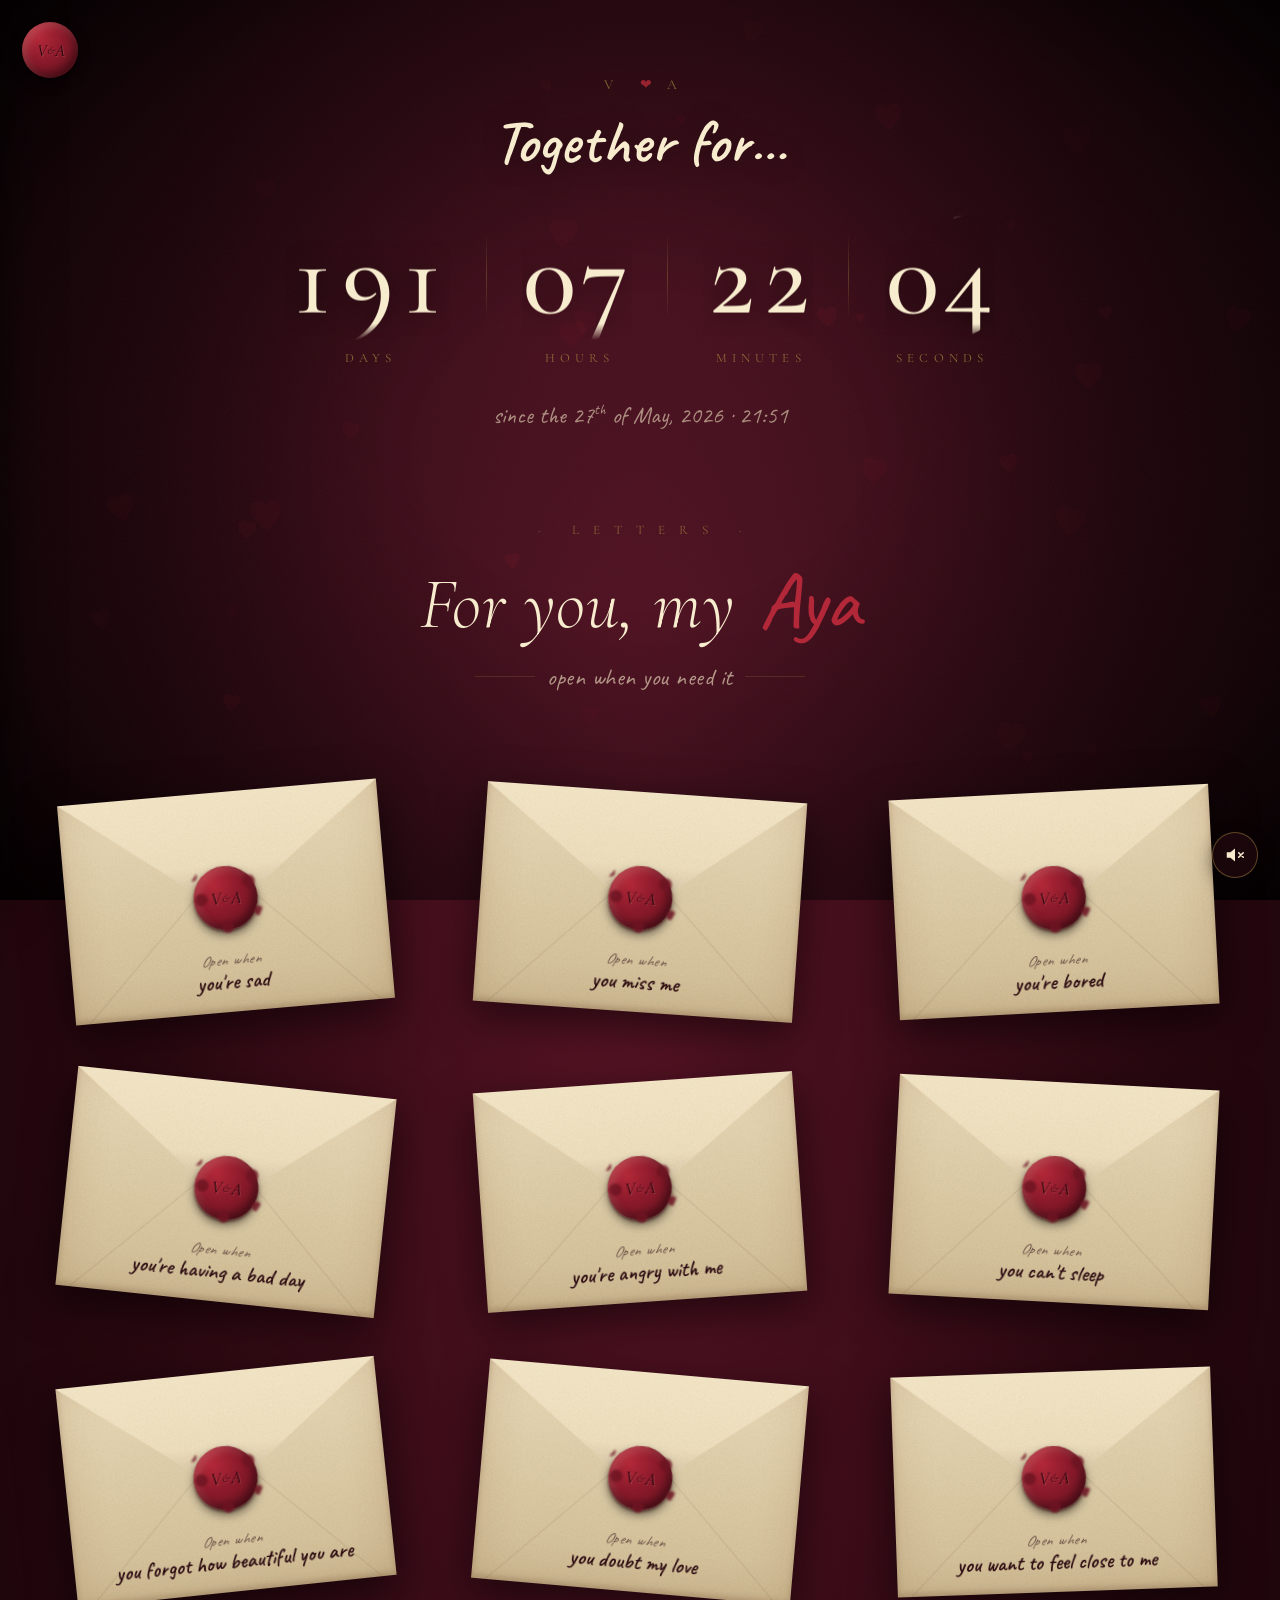
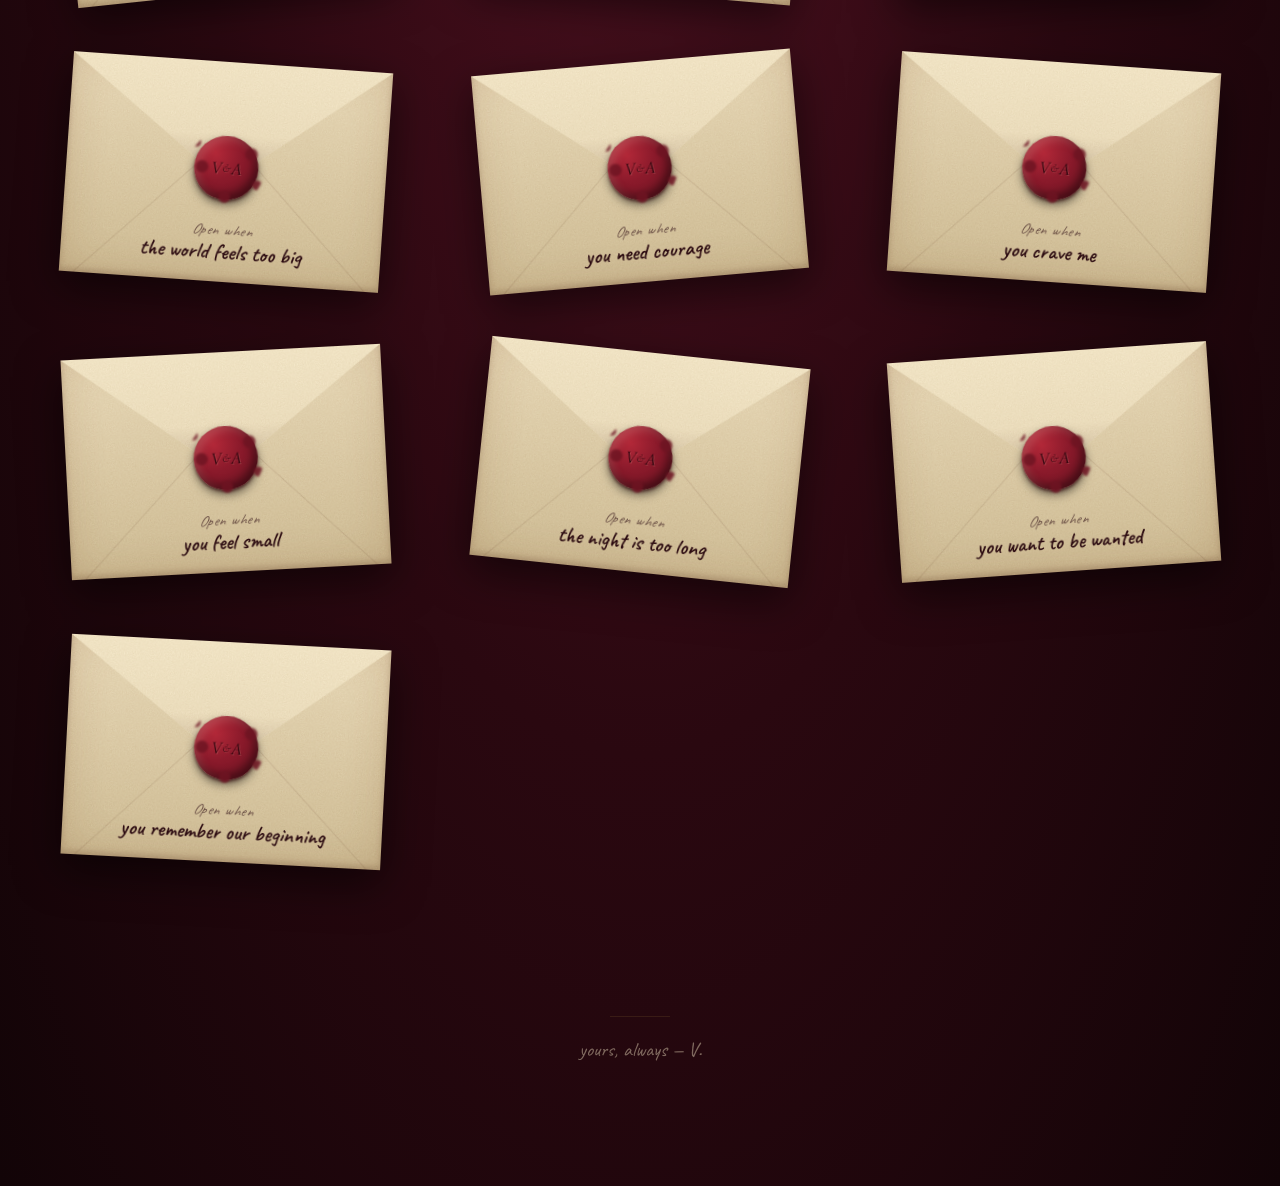
<file: index.html>
<!DOCTYPE html>
<html lang="en">
<head>
<meta charset="UTF-8">
<meta name="viewport" content="width=device-width, initial-scale=1.0">
<title>For Aya — Open when...</title>
<link rel="icon" type="image/svg+xml" href="data:image/svg+xml;utf8,<svg xmlns='http://www.w3.org/2000/svg' viewBox='0 0 64 64'><circle cx='32' cy='32' r='30' fill='%238b1a2b'/><text x='20' y='42' font-family='Georgia,serif' font-style='italic' font-size='28' fill='%23f1e3c5' text-anchor='middle'>V</text><text x='44' y='42' font-family='Georgia,serif' font-style='italic' font-size='28' fill='%23f1e3c5' text-anchor='middle'>A</text></svg>">
<link rel="preconnect" href="https://fonts.googleapis.com">
<link rel="preconnect" href="https://fonts.gstatic.com" crossorigin>
<link href="https://fonts.googleapis.com/css2?family=Cormorant+Garamond:ital,wght@0,300;0,400;0,500;0,600;1,300;1,400;1,500&family=Caveat:wght@400;500;600;700&display=swap" rel="stylesheet">
<link rel="stylesheet" href="styles.css">
</head>
<body>

<!-- Animated GIF cursor (follows the mouse via JS); swaps to the "open" gif over envelopes -->
<div id="customCursor" aria-hidden="true">
  <img class="cur-img cur-default" src="assets/cursor.gif" alt="" draggable="false">
  <img class="cur-img cur-open" src="assets/opencursor.gif" alt="" draggable="false">
</div>

<!-- Sound on/off (music + envelope sounds) — off by default -->
<button id="soundToggle" class="sound-toggle" type="button" aria-pressed="false" aria-label="Turn background music on or off" title="Music on / off">
  <svg class="ic ic-off" viewBox="0 0 24 24" fill="none" aria-hidden="true">
    <path d="M3 9v6h4l5 4V5L7 9H3z" fill="currentColor"/>
    <path d="M16 9.5l5 5M21 9.5l-5 5" stroke="currentColor" stroke-width="1.7" stroke-linecap="round"/>
  </svg>
  <svg class="ic ic-on" viewBox="0 0 24 24" fill="none" aria-hidden="true">
    <path d="M3 9v6h4l5 4V5L7 9H3z" fill="currentColor"/>
    <path d="M16 8.8a4.5 4.5 0 0 1 0 6.4" stroke="currentColor" stroke-width="1.7" stroke-linecap="round"/>
    <path d="M18.7 6.2a8 8 0 0 1 0 11.6" stroke="currentColor" stroke-width="1.7" stroke-linecap="round"/>
  </svg>
</button>

<!-- ============================================================
     MENU — wax seal opens the "Contents" panel
     ============================================================ -->
<button id="menuSeal" class="menu-seal" type="button" aria-label="Open menu" title="Menu">
  <span class="seal-monogram">V<span class="amp">&amp;</span>A</span>
  <svg class="seal-heart" viewBox="0 0 24 24" aria-hidden="true">
    <defs>
      <radialGradient id="sealWax" cx="34%" cy="30%" r="75%">
        <stop offset="0%" stop-color="#b22838"/>
        <stop offset="45%" stop-color="#8b1a2b"/>
        <stop offset="100%" stop-color="#6e1422"/>
      </radialGradient>
    </defs>
    <path d="M12 21.35l-1.45-1.32C5.4 15.36 2 12.28 2 8.5 2 5.42 4.42 3 7.5 3c1.74 0 3.41.81 4.5 2.09C13.09 3.81 14.76 3 16.5 3 19.58 3 22 5.42 22 8.5c0 3.78-3.4 6.86-8.55 11.54L12 21.35z" fill="url(#sealWax)"/>
  </svg>
</button>
<div id="menuBackdrop" class="menu-backdrop"></div>
<aside id="menuPanel" class="menu-panel" aria-label="Menu">
  <button id="menuClose" class="menu-close" type="button" aria-label="Close menu">&times;</button>
  <div class="menu-title">Contents</div>
  <ul class="menu-nav">
    <li><button class="menu-link active" data-target="view-letters"><span class="idx">I</span>Letters</button></li>
    <li><button class="menu-link" data-target="view-story"><span class="idx">II</span>Our Story</button></li>
    <li><button class="menu-link" data-target="view-reasons"><span class="idx">III</span>Reasons</button></li>
    <li><button class="menu-link" data-target="view-playlist"><span class="idx">IV</span>Playlist</button></li>
  </ul>
</aside>

<!-- Hearts background layer (populated by JS) -->
<div class="hearts-bg" id="heartsBg"></div>

<!-- ============================================================
     TIMER — how long we've been together (counts up, live)
     ============================================================ -->
<section class="tm-hero">
  <div class="tm-monogram">V <span class="tm-heart">&#10084;</span> A</div>
  <h2 class="tm-heading">Together for&hellip;</h2>
  <div class="tm-timer">
    <div class="tm-unit"><span class="tm-value" id="tmDays">0</span><span class="tm-label">Days</span></div>
    <span class="tm-sep" aria-hidden="true"></span>
    <div class="tm-unit"><span class="tm-value" id="tmHours">00</span><span class="tm-label">Hours</span></div>
    <span class="tm-sep" aria-hidden="true"></span>
    <div class="tm-unit"><span class="tm-value" id="tmMinutes">00</span><span class="tm-label">Minutes</span></div>
    <span class="tm-sep" aria-hidden="true"></span>
    <div class="tm-unit"><span class="tm-value" id="tmSeconds">00</span><span class="tm-label">Seconds</span></div>
  </div>
  <p class="tm-since">since the 27<sup>th</sup> of May, 2026 &middot; 21:51</p>
</section>

<!-- ============================================================
     VIEWS — the wax-seal menu switches between these "rooms"
     ============================================================ -->
<div id="view-letters" class="view is-active">

<!-- ============================================================
     HEADER — edit the title if you want
     ============================================================ -->
<header class="header">
  <div class="ornament">· LETTERS ·</div>
  <h1>For you, my <span class="name">Aya</span></h1>
  <div class="sub">
    <span class="divider"></span>open when you need it<span class="divider"></span>
  </div>
</header>

<!-- Desk with envelopes (generated by JS) -->
<section class="desk" id="desk"></section>

</div><!-- /#view-letters -->

<!-- ============================================================
     OUR STORY — a timeline (edit the dates & text freely)
     ============================================================ -->
<section id="view-story" class="view">
  <div class="room">
    <div class="room-head">
      <div class="ornament">· OUR STORY ·</div>
      <h2>How it began</h2>
    </div>
    <div class="timeline">
      <div class="tl-item">
        <div class="tl-date">15 Nov 2025</div>
        <div class="tl-title">The day we met</div>
      </div>
      <div class="tl-item">
        <div class="tl-date">27 May 2026</div>
        <div class="tl-title">The day we made it official</div>
      </div>
      <div class="tl-item">
        <div class="tl-date">— that same day —</div>
        <div class="tl-title">Our first “I love you”</div>
      </div>
      <div class="tl-item">
        <div class="tl-date">…</div>
        <div class="tl-title">and everything since</div>
        <div class="tl-text">— and every day with you after.</div>
      </div>
    </div>
  </div>
</section>

<!-- ============================================================
     REASONS — flip cards (tap to reveal); edit the back text
     ============================================================ -->
<section id="view-reasons" class="view">
  <div class="room">
    <div class="room-head">
      <div class="ornament">· REASONS ·</div>
      <h2>Why I love you</h2>
      <p>tap a card to turn it over</p>
    </div>
    <div class="reasons">
      <div class="reason"><div class="reason-inner">
        <div class="reason-face reason-front"><span class="n">01</span><span class="hint">tap to read</span></div>
        <div class="reason-face reason-back">Because of the way you laugh when you think no one is listening.</div>
      </div></div>
      <div class="reason"><div class="reason-inner">
        <div class="reason-face reason-front"><span class="n">02</span><span class="hint">tap to read</span></div>
        <div class="reason-face reason-back">Because you make ordinary days feel like something worth keeping.</div>
      </div></div>
      <div class="reason-cell">
        <div class="reason"><div class="reason-inner">
          <div class="reason-face reason-front"><span class="n">03</span><span class="hint">tap to read</span></div>
          <div class="reason-face reason-back">Because home stopped being a place and started being you.</div>
        </div></div>
        <div class="reason-cap">my favorite one</div>
      </div>
      <div class="reason"><div class="reason-inner">
        <div class="reason-face reason-front"><span class="n">04</span><span class="hint">tap to read</span></div>
        <div class="reason-face reason-back">Because of the way you look at me when you think I don't notice.</div>
      </div></div>
      <div class="reason"><div class="reason-inner">
        <div class="reason-face reason-front"><span class="n">05</span><span class="hint">tap to read</span></div>
        <div class="reason-face reason-back">Because you're kind in the small, quiet ways nobody else sees.</div>
      </div></div>
      <div class="reason"><div class="reason-inner">
        <div class="reason-face reason-front"><span class="n">06</span><span class="hint">tap to read</span></div>
        <div class="reason-face reason-back">Because every version of the future I want has you in it.</div>
      </div></div>
    </div>
  </div>
</section>

<!-- ============================================================
     PLAYLIST — your songs (add links if you like)
     ============================================================ -->
<section id="view-playlist" class="view">
  <div class="room">
    <div class="room-head">
      <div class="ornament">· PLAYLIST ·</div>
      <h2>Our songs</h2>
      <p>the ones that sound like us</p>
    </div>
    <ul class="playlist">
      <li class="song">
        <span class="note-ic">&#9834;</span>
        <div class="meta">
          <div class="title">coming soon.. <span class="artist">— val</span></div>
          <div class="why">the soundtrack of us, still being written…</div>
        </div>
      </li>
    </ul>
  </div>
</section>

<footer class="footer">yours, always — V.</footer>

<!-- ============================================================
     MODAL — the letter unfolds here
     ============================================================ -->
<div class="overlay" id="overlay" role="dialog" aria-modal="true" aria-hidden="true">
  <article class="letter" id="letter">
    <button class="letter-close" id="closeBtn" aria-label="close letter">&times;</button>

    <div class="letter-header">
      <div class="letter-date" id="letterDate">to your heart, anytime</div>
      <h2 class="letter-title" id="letterTitle"></h2>
    </div>

    <div class="letter-greeting">My beloved Aya,</div>
    <div class="letter-body" id="letterBody"></div>

    <!-- ============================================================
         PLACE FOR PHOTO / GIF
         To attach an image to a specific letter, set the `photo`
         property in the `letters` array below in the JS, e.g.
            photo: "assets/our-morning.jpg"
         ============================================================ -->
    <div class="letter-photo" id="letterPhoto">
      <span>· photo or gif goes here ·</span>
    </div>

    <div class="letter-signature">
      <span class="yours">yours forever,</span>
      <span class="name">Val</span>
    </div>
  </article>
</div>

<script src="script.js"></script>
</body>
</html>
</file>
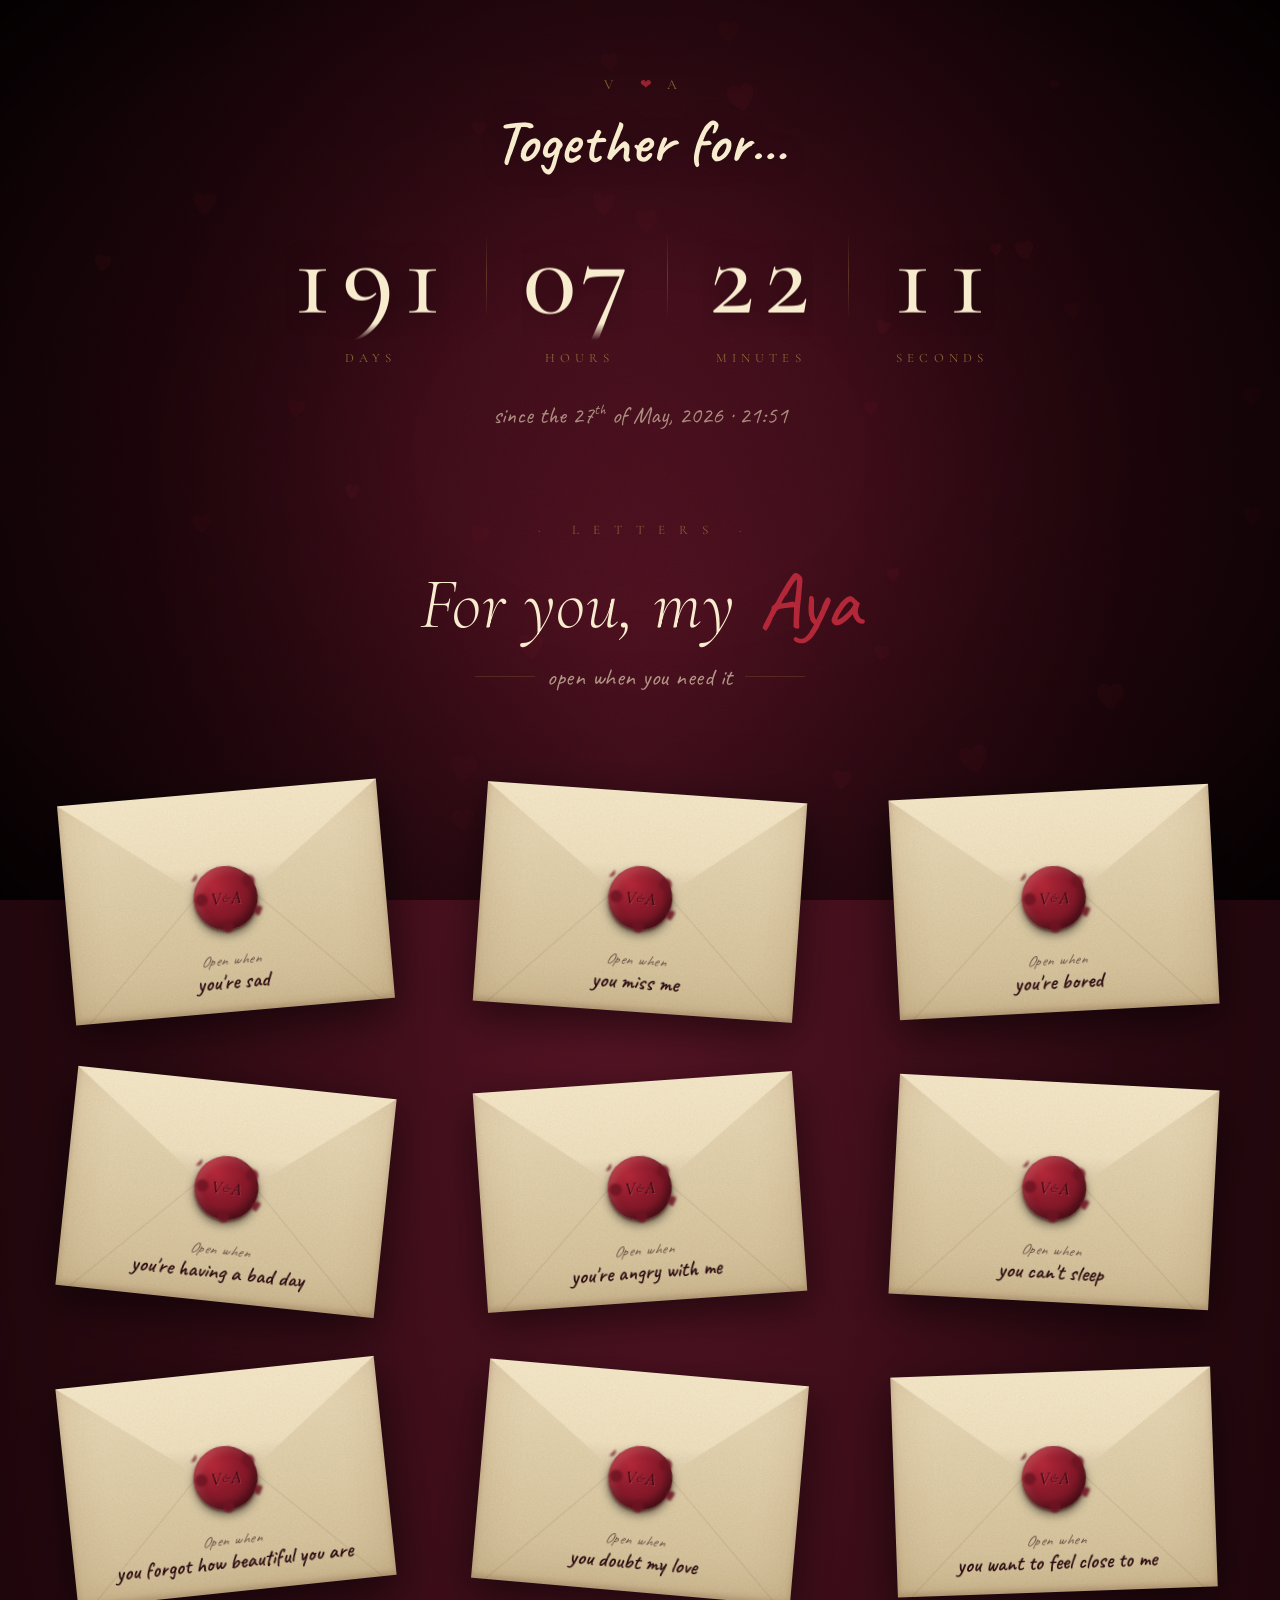
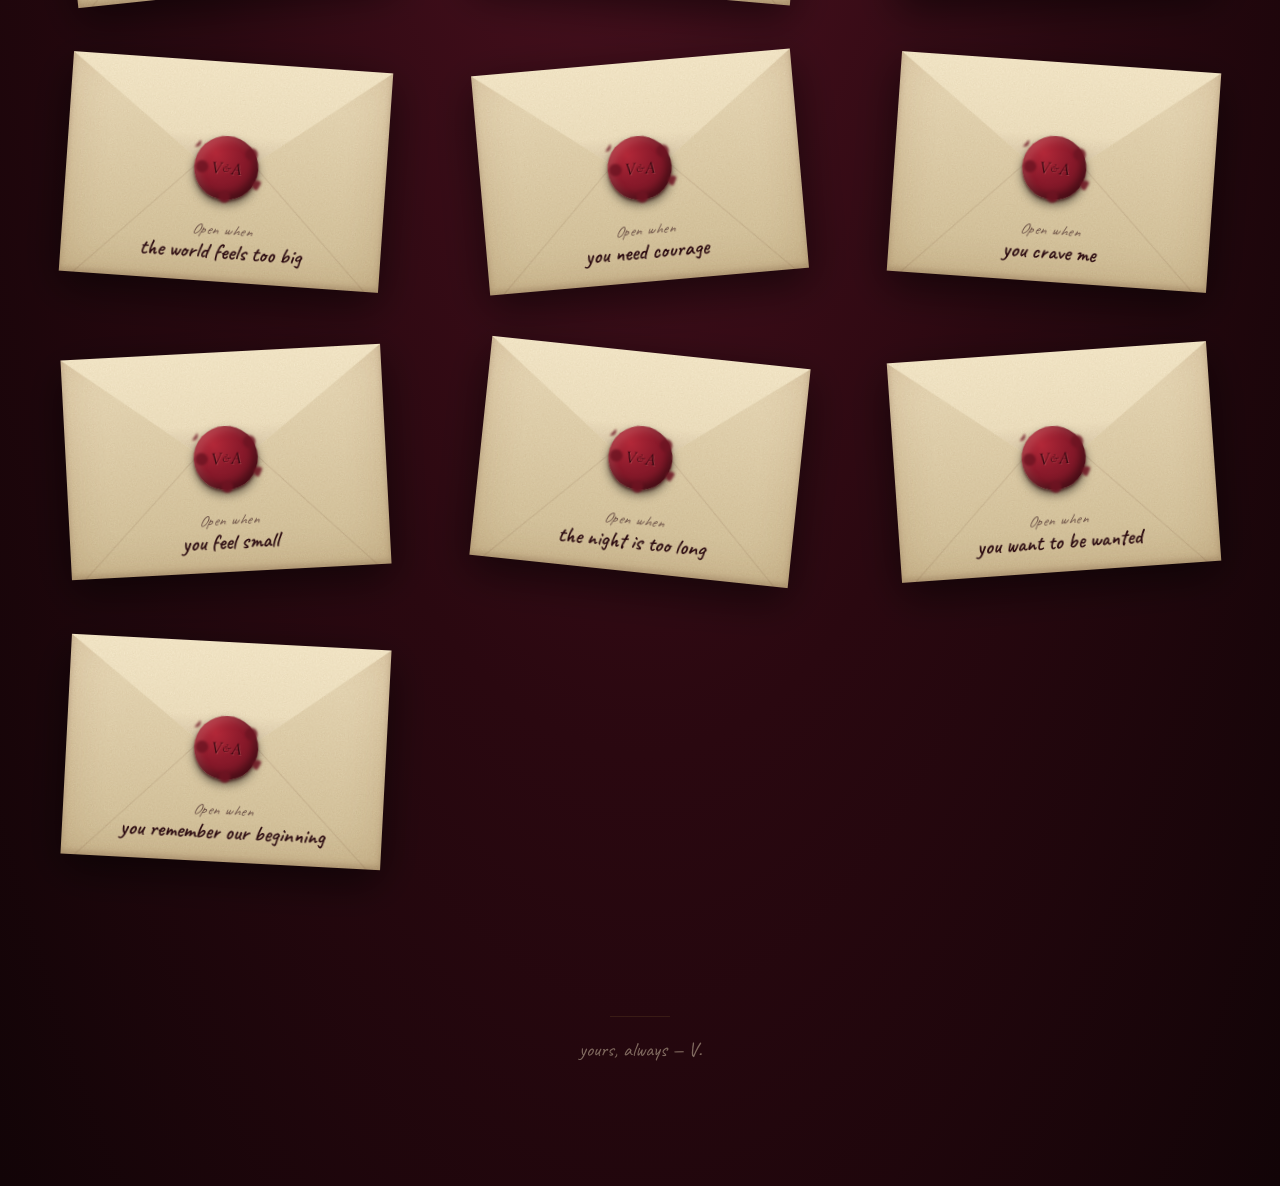
<file: lindex.html>
<!DOCTYPE html>
<html lang="en">
<head>
<meta charset="UTF-8">
<meta name="viewport" content="width=device-width, initial-scale=1.0">
<title>For Aya — Open when...</title>
<link rel="icon" type="image/svg+xml" href="data:image/svg+xml;utf8,<svg xmlns='http://www.w3.org/2000/svg' viewBox='0 0 64 64'><circle cx='32' cy='32' r='30' fill='%238b1a2b'/><text x='20' y='42' font-family='Georgia,serif' font-style='italic' font-size='28' fill='%23f1e3c5' text-anchor='middle'>V</text><text x='44' y='42' font-family='Georgia,serif' font-style='italic' font-size='28' fill='%23f1e3c5' text-anchor='middle'>A</text></svg>">
<link rel="preconnect" href="https://fonts.googleapis.com">
<link rel="preconnect" href="https://fonts.gstatic.com" crossorigin>
<link href="https://fonts.googleapis.com/css2?family=Cormorant+Garamond:ital,wght@0,300;0,400;0,500;0,600;1,300;1,400;1,500&family=Caveat:wght@400;500;600;700&display=swap" rel="stylesheet">
<style>
/* ============================================================
   PALETTE — deep wine + cream paper
   ============================================================ */
:root {
  --wine-deep:    #14060a;
  --wine:         #2a0a14;
  --wine-mid:     #4a1224;
  --wax:          #8b1a2b;
  --wax-dark:     #6e1422;
  --wax-light:    #b22838;
  --cream:        #eee0c0;
  --cream-light:  #f7ecce;
  --cream-shadow: #d4c39c;
  --ink:          #2b0a10;
  --ink-soft:     #5a1c24;
  --gold:         #9a7a3c;
  --cursor:       none; /* native cursor hidden; animated GIF follows via JS */
}

* { margin: 0; padding: 0; box-sizing: border-box; }

html, body { min-height: 100%; }

body {
  font-family: 'Cormorant Garamond', serif;
  color: var(--cream);
  background:
    radial-gradient(ellipse at 50% 30%, #5a1426 0%, #2a0810 55%, #120407 100%);
  position: relative;
  min-height: 100vh;
  padding: 70px 24px 100px;
  overflow-x: hidden;
  cursor: var(--cursor);
}

/* Soft grain over everything */
body::before {
  content: '';
  position: fixed; inset: 0;
  background-image: url("data:image/svg+xml;utf8,<svg xmlns='http://www.w3.org/2000/svg' width='240' height='240'><filter id='n'><feTurbulence type='fractalNoise' baseFrequency='0.85' numOctaves='2' stitchTiles='stitch'/><feColorMatrix values='0 0 0 0 0.06 0 0 0 0 0.02 0 0 0 0 0.03 0 0 0 0.55 0'/></filter><rect width='100%' height='100%' filter='url(%23n)'/></svg>");
  opacity: 0.55;
  mix-blend-mode: overlay;
  pointer-events: none;
  z-index: 1;
}

/* Vignette */
body::after {
  content: '';
  position: fixed; inset: 0;
  background: radial-gradient(ellipse at center, transparent 25%, rgba(0,0,0,0.45) 75%, rgba(0,0,0,0.88) 100%);
  pointer-events: none;
  z-index: 3;
}

/* ============================================================
   HEARTS BACKGROUND LAYER
   ============================================================ */
.hearts-bg {
  position: fixed;
  inset: 0;
  pointer-events: none;
  z-index: 2;
  overflow: hidden;
}

.heart-static,
.heart-floating {
  position: absolute;
  display: block;
  background-image: url("data:image/svg+xml;utf8,<svg xmlns='http://www.w3.org/2000/svg' viewBox='0 0 100 100' fill='%23b22838'><path d='M50,84 C50,84 14,60 14,32 C14,20 23,12 34,12 C41,12 47,16 50,22 C53,16 59,12 66,12 C77,12 86,20 86,32 C86,60 50,84 50,84 Z'/></svg>");
  background-size: contain;
  background-repeat: no-repeat;
}

.heart-floating {
  bottom: -50px;
  opacity: 0;
  animation: heartFloat linear infinite;
}

@keyframes heartFloat {
  0%   { transform: translateY(0) translateX(0) rotate(-6deg); opacity: 0; }
  12%  { opacity: 0.18; }
  85%  { opacity: 0.18; }
  100% { transform: translateY(-110vh) translateX(40px) rotate(14deg); opacity: 0; }
}

/* ============================================================
   HEADER
   ============================================================ */
.header {
  position: relative;
  z-index: 4;
  text-align: center;
  margin-bottom: 70px;
  opacity: 0;
  animation: fadeIn 1.6s ease-out 0.2s forwards;
}

.ornament {
  font-family: 'Cormorant Garamond', serif;
  color: var(--gold);
  letter-spacing: 14px;
  font-size: 13px;
  margin-bottom: 22px;
  opacity: 0.75;
  padding-left: 14px;
}

.header h1 {
  font-family: 'Cormorant Garamond', serif;
  font-weight: 300;
  font-style: italic;
  font-size: clamp(40px, 6.5vw, 72px);
  color: var(--cream-light);
  line-height: 1.05;
  letter-spacing: 0.5px;
}

.header h1 .name {
  font-family: 'Caveat', cursive;
  font-style: normal;
  font-weight: 500;
  color: var(--wax-light);
  font-size: 1.1em;
  margin-left: 6px;
}

.header .sub {
  font-family: 'Caveat', cursive;
  margin-top: 18px;
  color: var(--cream);
  opacity: 0.65;
  font-size: 24px;
  letter-spacing: 0.5px;
}

.header .divider {
  display: inline-block;
  width: 60px;
  height: 1px;
  background: var(--gold);
  opacity: 0.4;
  vertical-align: middle;
  margin: 0 12px 6px;
}

/* ============================================================
   DESK — envelopes scattered like letters on a table
   ============================================================ */
.desk {
  position: relative;
  z-index: 4;
  max-width: 1240px;
  margin: 0 auto;
  display: grid;
  grid-template-columns: repeat(auto-fit, minmax(290px, 1fr));
  gap: 70px 30px;
  padding: 30px 10px;
  perspective: 1400px;
}

/* ============================================================
   ENVELOPE
   ============================================================ */
.envelope {
  position: relative;
  width: 320px;
  height: 220px;
  margin: 0 auto;
  cursor: var(--cursor);
  opacity: 0;
  transform: translateY(50px) rotate(var(--rot, 0deg));
  animation: dropIn 1s cubic-bezier(.2,.7,.25,1) forwards;
  transition: transform 0.55s cubic-bezier(.2,.7,.25,1), filter 0.5s ease;
  filter: drop-shadow(0 14px 22px rgba(0,0,0,0.55));
  transform-style: preserve-3d;
}

.envelope:hover {
  transform: translateY(-12px) rotate(var(--rot, 0deg)) scale(1.025);
  filter: drop-shadow(0 24px 36px rgba(0,0,0,0.72));
}

/* Envelope body */
.envelope-body {
  position: absolute;
  inset: 0;
  background:
    linear-gradient(180deg, var(--cream) 0%, var(--cream-shadow) 100%);
  box-shadow:
    inset 0 0 40px rgba(120, 70, 30, 0.18),
    inset 0 -3px 6px rgba(70, 30, 15, 0.22);
}

/* Paper texture on envelope */
.envelope-body::before {
  content: '';
  position: absolute; inset: 0;
  background-image: url("data:image/svg+xml;utf8,<svg xmlns='http://www.w3.org/2000/svg' width='180' height='180'><filter id='p'><feTurbulence type='fractalNoise' baseFrequency='0.75' numOctaves='2'/><feColorMatrix values='0 0 0 0 0.42 0 0 0 0 0.28 0 0 0 0 0.14 0 0 0 0.35 0'/></filter><rect width='100%' height='100%' filter='url(%23p)'/></svg>");
  opacity: 0.55;
  mix-blend-mode: multiply;
}

/* Inner V — hint of envelope back seams */
.envelope-body::after {
  content: '';
  position: absolute;
  inset: 0;
  background:
    linear-gradient(135deg, transparent 49.5%, rgba(80,40,20,0.10) 50%, transparent 50.5%) bottom left / 50% 60% no-repeat,
    linear-gradient(45deg,  transparent 49.5%, rgba(80,40,20,0.10) 50%, transparent 50.5%) bottom right / 50% 60% no-repeat;
  pointer-events: none;
}

/* Top flap */
.envelope-flap {
  position: absolute;
  top: 0; left: 0; right: 0;
  height: 55%;
  background: linear-gradient(180deg, var(--cream-light) 0%, var(--cream) 100%);
  clip-path: polygon(0 0, 100% 0, 50% 100%);
  transform-origin: top center;
  transition: transform 0.85s cubic-bezier(.55,.05,.25,1);
  z-index: 3;
}

.envelope-flap::before {
  content: '';
  position: absolute; inset: 0;
  background-image: url("data:image/svg+xml;utf8,<svg xmlns='http://www.w3.org/2000/svg' width='180' height='180'><filter id='p'><feTurbulence type='fractalNoise' baseFrequency='0.75' numOctaves='2'/><feColorMatrix values='0 0 0 0 0.42 0 0 0 0 0.28 0 0 0 0 0.14 0 0 0 0.35 0'/></filter><rect width='100%' height='100%' filter='url(%23p)'/></svg>");
  opacity: 0.5;
  mix-blend-mode: multiply;
  clip-path: polygon(0 0, 100% 0, 50% 100%);
}

/* Shadow cast by the flap onto the bottom of the envelope */
.envelope-flap::after {
  content: '';
  position: absolute;
  inset: 0;
  background: linear-gradient(180deg, transparent 60%, rgba(70, 30, 15, 0.18) 95%, rgba(70, 30, 15, 0.3) 100%);
  clip-path: polygon(0 0, 100% 0, 50% 100%);
}

.envelope.opened .envelope-flap {
  transform: rotateX(-175deg);
  box-shadow: 0 -10px 20px rgba(0,0,0,0.25);
}

/* Wax seal */
.seal {
  position: absolute;
  top: 48%;
  left: 50%;
  width: 64px;
  height: 64px;
  border-radius: 50%;
  transform: translate(-50%, -50%) rotate(0deg);
  background:
    radial-gradient(circle at 32% 28%, var(--wax-light) 0%, var(--wax) 42%, var(--wax-dark) 100%);
  box-shadow:
    inset -4px -5px 10px rgba(0,0,0,0.45),
    inset 4px 4px 8px rgba(255,170,160,0.28),
    0 5px 10px rgba(0,0,0,0.5),
    0 2px 3px rgba(80,10,15,0.6);
  display: flex;
  align-items: center;
  justify-content: center;
  z-index: 6;
  transition: transform 0.4s ease;
}

/* Irregular wax edges */
.seal::before {
  content: '';
  position: absolute;
  inset: -6px;
  border-radius: 50%;
  background:
    radial-gradient(circle at 18% 50%, var(--wax-dark) 0%, var(--wax-dark) 8%, transparent 9%),
    radial-gradient(circle at 82% 30%, var(--wax-dark) 0%, var(--wax-dark) 7%, transparent 8%),
    radial-gradient(circle at 50% 88%, var(--wax-dark) 0%, var(--wax-dark) 7%, transparent 8%),
    radial-gradient(circle at 92% 70%, var(--wax-dark) 0%, var(--wax-dark) 5%, transparent 6%),
    radial-gradient(circle at 8% 18%, var(--wax-dark) 0%, var(--wax-dark) 5%, transparent 6%);
  filter: blur(1px);
  opacity: 0.85;
  z-index: -1;
}

/* Impressed V & A monogram */
.seal-monogram {
  font-family: 'Cormorant Garamond', serif;
  font-style: italic;
  font-weight: 500;
  color: rgba(35, 4, 10, 0.85);
  font-size: 18px;
  letter-spacing: -1px;
  text-shadow: 1px 1px 0 rgba(255, 200, 180, 0.18);
  line-height: 1;
  user-select: none;
  position: relative;
  z-index: 2;
  white-space: nowrap;
}

.seal-monogram .amp {
  font-size: 0.65em;
  vertical-align: 0.18em;
  margin: 0 1px;
  opacity: 0.75;
}

/* "Open when..." label */
.label {
  position: absolute;
  bottom: 18px;
  left: 0; right: 0;
  text-align: center;
  font-family: 'Caveat', cursive;
  color: var(--ink);
  z-index: 4;
  pointer-events: none;
}

.label-small {
  font-size: 15px;
  opacity: 0.62;
  font-style: italic;
  display: block;
  letter-spacing: 0.5px;
  line-height: 1.1;
}

.label-main {
  font-size: 22px;
  font-weight: 600;
  display: block;
  margin-top: 0;
  color: var(--ink);
  line-height: 1.1;
}

/* Opened state — seal breaks off */
.envelope.opened .seal {
  animation: sealBreak 0.7s cubic-bezier(.4,1.6,.5,1) forwards;
}

/* ============================================================
   MODAL / LETTER
   ============================================================ */
.overlay {
  position: fixed;
  inset: 0;
  background: rgba(15, 4, 8, 0);
  z-index: 100;
  display: none;
  align-items: flex-start;
  justify-content: center;
  padding: 50px 20px;
  overflow-y: auto;
  transition: background 0.55s ease;
}

.overlay.active {
  display: flex;
  background: rgba(15, 4, 8, 0.90);
  backdrop-filter: blur(5px);
  -webkit-backdrop-filter: blur(5px);
}

.letter {
  position: relative;
  width: 100%;
  max-width: 640px;
  background:
    linear-gradient(180deg, var(--cream-light) 0%, var(--cream) 100%);
  padding: 80px 70px 60px;
  margin-top: 30px;
  margin-bottom: 30px;
  box-shadow:
    0 40px 100px rgba(0,0,0,0.75),
    0 12px 30px rgba(0,0,0,0.5),
    inset 0 0 120px rgba(120, 70, 30, 0.1);
  transform: scale(0.6) rotate(-3deg) translateY(40px);
  opacity: 0;
  transition: transform 0.85s cubic-bezier(.2,.7,.25,1), opacity 0.6s ease;
}

.overlay.active .letter {
  transform: scale(1) rotate(0) translateY(0);
  opacity: 1;
}

/* Paper texture on the letter */
.letter::before {
  content: '';
  position: absolute; inset: 0;
  background-image: url("data:image/svg+xml;utf8,<svg xmlns='http://www.w3.org/2000/svg' width='220' height='220'><filter id='p'><feTurbulence type='fractalNoise' baseFrequency='0.65' numOctaves='3'/><feColorMatrix values='0 0 0 0 0.42 0 0 0 0 0.28 0 0 0 0 0.14 0 0 0 0.3 0'/></filter><rect width='100%' height='100%' filter='url(%23p)'/></svg>");
  opacity: 0.45;
  mix-blend-mode: multiply;
  pointer-events: none;
}

/* Fold lines (letter was folded in thirds) + edge vignette */
.letter::after {
  content: '';
  position: absolute; inset: 0;
  background:
    linear-gradient(180deg, transparent 32%, rgba(100,60,30,0.10) 33%, transparent 34%),
    linear-gradient(180deg, transparent 65%, rgba(100,60,30,0.10) 66%, transparent 67%);
  box-shadow: inset 0 0 60px rgba(100, 50, 20, 0.18);
  pointer-events: none;
}

.letter-close {
  position: absolute;
  top: 18px; right: 22px;
  background: none;
  border: none;
  font-family: 'Cormorant Garamond', serif;
  font-size: 36px;
  color: var(--ink-soft);
  cursor: var(--cursor);
  opacity: 0.55;
  transition: opacity 0.25s, transform 0.3s;
  z-index: 10;
  line-height: 1;
  padding: 4px 10px;
}

.letter-close:hover {
  opacity: 1;
  transform: rotate(90deg);
}

.letter-header {
  text-align: center;
  margin-bottom: 38px;
  position: relative;
  z-index: 2;
}

.letter-date {
  font-family: 'Caveat', cursive;
  color: var(--ink-soft);
  font-size: 19px;
  opacity: 0.65;
  letter-spacing: 0.4px;
}

.letter-title {
  font-family: 'Cormorant Garamond', serif;
  font-style: italic;
  font-weight: 400;
  color: var(--ink);
  font-size: 36px;
  margin-top: 10px;
  letter-spacing: 0.3px;
  line-height: 1.15;
}

.letter-title::after {
  content: '· ✦ ·';
  display: block;
  font-size: 12px;
  color: var(--wax);
  margin-top: 18px;
  opacity: 0.65;
  letter-spacing: 6px;
}

.letter-greeting {
  font-family: 'Caveat', cursive;
  font-size: 30px;
  color: var(--wax-dark);
  margin-bottom: 22px;
  position: relative;
  z-index: 2;
}

.letter-body {
  font-family: 'Cormorant Garamond', serif;
  font-size: 19px;
  line-height: 1.75;
  color: var(--ink);
  position: relative;
  z-index: 2;
}

.letter-body p { margin-bottom: 18px; }
.letter-body em {
  color: var(--wax-dark);
  font-style: italic;
}

/* Poem quote inside a letter */
.letter-body blockquote.poem {
  border-left: 2px solid var(--wax-dark);
  padding: 6px 0 6px 24px;
  margin: 24px 0;
  font-family: 'Cormorant Garamond', serif;
  font-style: italic;
  font-size: 20px;
  line-height: 1.65;
  color: var(--ink);
  opacity: 0.95;
}

.letter-body blockquote.poem cite {
  display: block;
  font-family: 'Caveat', cursive;
  font-style: normal;
  font-size: 17px;
  color: var(--wax-dark);
  opacity: 0.72;
  margin-top: 14px;
  letter-spacing: 0.3px;
}

.letter-body blockquote.poem cite em {
  font-style: italic;
  color: var(--wax-dark);
}

/* Place for photo/gif */
.letter-photo {
  margin: 35px auto;
  width: 240px;
  height: 240px;
  background:
    repeating-linear-gradient(45deg, rgba(110, 60, 40, 0.06) 0px, rgba(110, 60, 40, 0.06) 12px, transparent 12px, transparent 24px),
    var(--cream-shadow);
  border: 1px solid rgba(100, 60, 40, 0.22);
  display: flex;
  align-items: center;
  justify-content: center;
  position: relative;
  z-index: 2;
  box-shadow:
    0 10px 24px rgba(0,0,0,0.18),
    inset 0 0 22px rgba(100, 60, 30, 0.12);
  transform: rotate(-2deg);
  overflow: hidden;
}

.letter-photo span {
  font-family: 'Caveat', cursive;
  color: var(--ink-soft);
  opacity: 0.55;
  font-size: 17px;
  text-align: center;
  padding: 0 22px;
  line-height: 1.4;
}

.letter-photo img {
  width: 100%;
  height: 100%;
  object-fit: cover;
  display: block;
}

/* Sticker-style gif: drop the polaroid frame, let it float on the paper */
.letter-photo.has-gif {
  background: transparent;
  border: none;
  box-shadow: none;
  transform: rotate(0);
  width: 280px;
  height: 280px;
  overflow: visible;
  filter: drop-shadow(0 6px 12px rgba(60, 20, 10, 0.25));
}

.letter-photo.has-gif img {
  object-fit: contain;
}

.letter-signature {
  text-align: right;
  margin-top: 36px;
  position: relative;
  z-index: 2;
}

.letter-signature .yours {
  font-family: 'Cormorant Garamond', serif;
  font-style: italic;
  color: var(--ink-soft);
  font-size: 19px;
  display: block;
}

.letter-signature .name {
  font-family: 'Caveat', cursive;
  font-size: 56px;
  color: var(--wax-dark);
  margin-top: -8px;
  display: block;
  line-height: 1;
  letter-spacing: 1px;
}

.letter-signature .name::after {
  content: '';
  display: block;
  width: 90px;
  height: 1px;
  background: var(--wax-dark);
  margin-left: auto;
  margin-top: 4px;
  opacity: 0.35;
}

/* ============================================================
   FOOTER
   ============================================================ */
.footer {
  position: relative;
  z-index: 4;
  text-align: center;
  margin-top: 100px;
  padding: 24px;
  font-family: 'Caveat', cursive;
  color: var(--cream);
  opacity: 0.45;
  font-size: 20px;
}

.footer::before {
  content: '';
  display: block;
  width: 60px;
  height: 1px;
  background: var(--gold);
  margin: 0 auto 20px;
  opacity: 0.4;
}

/* ============================================================
   ANIMATIONS
   ============================================================ */
@keyframes fadeIn {
  to { opacity: 1; }
}

@keyframes dropIn {
  0%   { opacity: 0; transform: translateY(50px) rotate(var(--rot, 0deg)) scale(0.94); }
  60%  { opacity: 1; }
  100% { opacity: 1; transform: translateY(0) rotate(var(--rot, 0deg)) scale(1); }
}

@keyframes sealBreak {
  0%   { transform: translate(-50%, -50%) scale(1) rotate(0deg); opacity: 1; }
  30%  { transform: translate(-50%, -50%) scale(1.18) rotate(-4deg); }
  60%  { transform: translate(-58%, -42%) scale(0.95) rotate(14deg); opacity: 0.85; }
  100% { transform: translate(-72%, 30%) scale(0.8) rotate(38deg); opacity: 0; }
}

@keyframes envelopeShake {
  0%, 100% { transform: translateY(0) rotate(var(--rot, 0deg)); }
  25%      { transform: translateY(0) rotate(calc(var(--rot, 0deg) - 1.2deg)); }
  75%      { transform: translateY(0) rotate(calc(var(--rot, 0deg) + 1.2deg)); }
}

.envelope.opened { animation: envelopeShake 0.35s ease-in-out; }

/* ============================================================
   MOBILE
   ============================================================ */
@media (max-width: 768px) {
  body { padding: 40px 14px 70px; }
  .desk { gap: 50px 16px; padding: 20px 6px; }
  .envelope { width: 290px; height: 200px; }
  .letter { padding: 60px 36px 44px; margin-top: 10px; }
  .letter-title { font-size: 28px; }
  .letter-greeting { font-size: 26px; }
  .letter-body { font-size: 17px; line-height: 1.7; }
  .letter-photo { width: 200px; height: 200px; }
  .letter-signature .name { font-size: 46px; }
  .header { margin-bottom: 50px; }
  .header .sub { font-size: 21px; }
  .tm-value { font-size: clamp(2.4rem, 17vw, 5rem); }
}

/* ============================================================
   COUNT-UP TIMER — top hero (how long we've been together)
   ============================================================ */
.tm-hero {
  position: relative;
  z-index: 4;
  text-align: center;
  max-width: 920px;
  margin: 0 auto 92px;
  padding: 6px 10px 0;
  opacity: 0;
  animation: fadeIn 1.6s ease-out 0.1s forwards;
}

.tm-monogram {
  font-family: 'Cormorant Garamond', serif;
  color: var(--gold);
  letter-spacing: 12px;
  text-indent: 12px;
  font-size: 14px;
  text-transform: uppercase;
  opacity: 0.8;
  margin-bottom: 18px;
}
.tm-monogram .tm-heart { color: var(--wax-light); letter-spacing: 0; }

.tm-heading {
  font-family: 'Caveat', cursive;
  font-weight: 600;
  font-size: clamp(34px, 6vw, 62px);
  color: var(--cream-light);
  line-height: 1;
  margin-bottom: clamp(22px, 4vw, 42px);
  text-shadow: 0 2px 24px rgba(0,0,0,0.35);
}

.tm-timer {
  display: flex;
  flex-wrap: wrap;
  align-items: center;
  justify-content: center;
  gap: clamp(0.6rem, 3vw, 2.2rem);
}

.tm-unit { display: flex; flex-direction: column; align-items: center; }

.tm-value {
  display: inline-block;
  overflow: hidden;
  height: 1.12em;
  line-height: 1.12;
  font-family: 'Cormorant Garamond', serif;
  font-weight: 500;
  font-size: clamp(2.6rem, 11vw, 7rem);
  color: var(--cream-light);
  font-variant-numeric: tabular-nums;
  text-shadow: 0 2px 28px rgba(0,0,0,0.5);
  /* soft fade at top & bottom so digits melt in/out as they roll */
  -webkit-mask: linear-gradient(to bottom, transparent 0, #000 13%, #000 87%, transparent 100%);
          mask: linear-gradient(to bottom, transparent 0, #000 13%, #000 87%, transparent 100%);
}
.tm-value .tm-roll {
  display: block;
  transition: transform 0.62s cubic-bezier(0.16, 1, 0.3, 1);
  will-change: transform, filter;
}
/* motion blur: smears as the number races up, sharpens as it settles */
.tm-value .tm-roll.rolling { animation: tmRollBlur 0.62s ease-out; }
@keyframes tmRollBlur {
  0%   { filter: blur(0.015em); }
  22%  { filter: blur(0.1em); }
  100% { filter: blur(0); }
}
.tm-value .tm-d { display: block; height: 1.12em; line-height: 1.12; }

.tm-label {
  margin-top: 10px;
  font-family: 'Cormorant Garamond', serif;
  font-size: clamp(0.6rem, 1.5vw, 0.8rem);
  letter-spacing: 0.4em;
  text-indent: 0.4em;
  text-transform: uppercase;
  color: var(--gold);
  opacity: 0.85;
}

.tm-sep {
  width: 1px;
  height: clamp(2.4rem, 8vw, 5.5rem);
  align-self: center;
  margin-bottom: clamp(0.9rem, 2.5vw, 1.8rem);
  background: linear-gradient(to bottom, transparent, var(--gold), transparent);
  opacity: 0.4;
}

.tm-since {
  margin-top: clamp(20px, 4vw, 34px);
  font-family: 'Caveat', cursive;
  font-size: clamp(18px, 3vw, 24px);
  color: var(--cream);
  opacity: 0.6;
}
.tm-since sup { font-size: 0.6em; }

@media (max-width: 600px) {
  .tm-sep { display: none; }
  .tm-timer { gap: clamp(1rem, 6vw, 1.8rem) clamp(1.4rem, 9vw, 2.6rem); }
}

@media (prefers-reduced-motion: reduce) {
  .tm-value .tm-roll { transition: none; }
}

/* ============================================================
   ANIMATED GIF CURSOR — follows the pointer (native cursors
   can't animate, so we render the gif and move it ourselves)
   ============================================================ */
#customCursor {
  position: fixed;
  top: 0; left: 0;
  width: 42px;
  height: 42px;
  pointer-events: none;
  z-index: 99999;
  transform: translate3d(-100px, -100px, 0);
  opacity: 0;
  transition: opacity 0.25s ease;
  will-change: transform;
  display: none;
}
/* only on devices with a real pointer (skip touch screens) */
@media (hover: hover) and (pointer: fine) {
  #customCursor { display: block; }
}
</style>
</head>
<body>

<!-- Animated GIF cursor (follows the mouse via JS) -->
<img id="customCursor" src="cursor.gif" alt="" aria-hidden="true" draggable="false">

<!-- Hearts background layer (populated by JS) -->
<div class="hearts-bg" id="heartsBg"></div>

<!-- ============================================================
     TIMER — how long we've been together (counts up, live)
     ============================================================ -->
<section class="tm-hero">
  <div class="tm-monogram">V <span class="tm-heart">&#10084;</span> A</div>
  <h2 class="tm-heading">Together for&hellip;</h2>
  <div class="tm-timer">
    <div class="tm-unit"><span class="tm-value" id="tmDays">0</span><span class="tm-label">Days</span></div>
    <span class="tm-sep" aria-hidden="true"></span>
    <div class="tm-unit"><span class="tm-value" id="tmHours">00</span><span class="tm-label">Hours</span></div>
    <span class="tm-sep" aria-hidden="true"></span>
    <div class="tm-unit"><span class="tm-value" id="tmMinutes">00</span><span class="tm-label">Minutes</span></div>
    <span class="tm-sep" aria-hidden="true"></span>
    <div class="tm-unit"><span class="tm-value" id="tmSeconds">00</span><span class="tm-label">Seconds</span></div>
  </div>
  <p class="tm-since">since the 27<sup>th</sup> of May, 2026 &middot; 21:51</p>
</section>

<!-- ============================================================
     HEADER — edit the title if you want
     ============================================================ -->
<header class="header">
  <div class="ornament">· LETTERS ·</div>
  <h1>For you, my <span class="name">Aya</span></h1>
  <div class="sub">
    <span class="divider"></span>open when you need it<span class="divider"></span>
  </div>
</header>

<!-- Desk with envelopes (generated by JS) -->
<main class="desk" id="desk"></main>

<footer class="footer">yours, always — V.</footer>

<!-- ============================================================
     MODAL — the letter unfolds here
     ============================================================ -->
<div class="overlay" id="overlay" role="dialog" aria-modal="true" aria-hidden="true">
  <article class="letter" id="letter">
    <button class="letter-close" id="closeBtn" aria-label="close letter">&times;</button>

    <div class="letter-header">
      <div class="letter-date" id="letterDate">to your heart, anytime</div>
      <h2 class="letter-title" id="letterTitle"></h2>
    </div>

    <div class="letter-greeting">My beloved Aya,</div>
    <div class="letter-body" id="letterBody"></div>

    <!-- ============================================================
         PLACE FOR PHOTO / GIF
         To attach an image to a specific letter, set the `photo`
         property in the `letters` array below in the JS, e.g.
            photo: "photos/our-morning.jpg"
         ============================================================ -->
    <div class="letter-photo" id="letterPhoto">
      <span>· photo or gif goes here ·</span>
    </div>

    <div class="letter-signature">
      <span class="yours">yours forever,</span>
      <span class="name">Val</span>
    </div>
  </article>
</div>

<script>
/* ============================================================
   LETTERS — EDIT TEXTS AND PHOTOS HERE
   ============================================================
   - label : what's written on the envelope (after "Open when")
   - title : heading inside the opened letter
   - body  : letter body (you can use <p>, <em> etc.)
   - photo : path to image/gif, or null for placeholder
             e.g.  photo: "photos/our-morning.jpg"
             or    photo: "https://media.tenor.com/.../hug.gif"
   ============================================================ */
const letters = [
  {
    label: "you're sad",
    title: "When you're sad",
    body: `
      <blockquote class="poem">
        You do not have to be good.<br>
        You do not have to walk on your knees<br>
        for a hundred miles through the desert, repenting.<br>
        You only have to let the soft animal of your body<br>
        love what it loves.
      </blockquote>
    `,
    photo: null
  },
  {
    label: "you miss me",
    title: "When you miss me",
    body: `
      <blockquote class="poem">
        I do not love you as if you were salt-rose, or topaz,<br>
        or the arrow of carnations the fire shoots off.<br>
        I love you as certain dark things are to be loved,<br>
        in secret, between the shadow and the soul.
      </blockquote>
    `,
    photo: null
  },
  {
    label: "you're bored",
    title: "When you're bored",
    body: `
      <blockquote class="poem">
        Listen; there's a hell<br>of a good universe next door; let's go.
      </blockquote>
    `,
    photo: "Cat%20Sticker%20by%20MYAOWL.gif"
  },
  {
    label: "you're having a bad day",
    title: "When you're having a bad day",
    body: `
      <blockquote class="poem">
        Let everything happen to you: beauty and terror.<br>
        Just keep going. No feeling is final.
      </blockquote>
    `,
    photo: null
  },
  {
    label: "you're angry with me",
    title: "When you're angry with me",
    body: `
      <blockquote class="poem">
        Out beyond ideas of wrongdoing and rightdoing,<br>
        there is a field. I'll meet you there.<br>
        When the soul lies down in that grass,<br>
        the world is too full to talk about.
      </blockquote>
    `,
    photo: null
  },
  {
    label: "you can't sleep",
    title: "When you can't sleep",
    body: `
      <blockquote class="poem">
        Had I the heavens' embroidered cloths,<br>
        Enwrought with golden and silver light,<br>
        The blue and the dim and the dark cloths<br>
        Of night and light and the half-light,<br>
        I would spread the cloths under your feet:<br>
        But I, being poor, have only my dreams;<br>
        I have spread my dreams under your feet;<br>
        Tread softly because you tread on my dreams.
      </blockquote>
    `,
    photo: null
  },
  {
    label: "you forgot how beautiful you are",
    title: "When you forgot how beautiful you are",
    body: `
      <blockquote class="poem">
        She walks in beauty, like the night<br>
        Of cloudless climes and starry skies;<br>
        And all that's best of dark and bright<br>
        Meet in her aspect and her eyes.
      </blockquote>
    `,
    photo: null
  },
  {
    label: "you doubt my love",
    title: "When you doubt my love",
    body: `
      <blockquote class="poem">
        How do I love thee? Let me count the ways.<br>
        I love thee to the depth and breadth and height<br>
        My soul can reach, when feeling out of sight<br>
        For the ends of being and ideal grace.
      </blockquote>
    `,
    photo: null
  },
  {
    label: "you want to feel close to me",
    title: "When you want to feel close to me",
    body: `
      <blockquote class="poem">
        i carry your heart with me (i carry it in<br>
        my heart) i am never without it (anywhere<br>
        i go you go, my dear; and whatever is done<br>
        by only me is your doing, my darling)
      </blockquote>
    `,
    photo: null
  },
  {
    label: "the world feels too big",
    title: "When the world feels too big",
    body: `
      <blockquote class="poem">
        Perhaps all the dragons in our lives are princesses<br>
        who are only waiting to see us act, just once,<br>
        with beauty and courage. Perhaps everything that<br>
        frightens us is, in its deepest essence,<br>
        something helpless that wants our love.
      </blockquote>
    `,
    photo: null
  },
  {
    label: "you need courage",
    title: "When you need courage",
    body: `
      <blockquote class="poem">
        One day you finally knew<br>
        what you had to do, and began,<br>
        though the voices around you<br>
        kept shouting their bad advice —<br>
        though the whole house<br>
        began to tremble<br>
        and you felt the old tug<br>
        at your ankles.<br>
        "Mend my life!"<br>
        each voice cried.<br>
        But you didn't stop.
      </blockquote>
    `,
    photo: null
  },
  {
    label: "you crave me",
    title: "When you crave me",
    body: `
      <blockquote class="poem">
        I crave your mouth, your voice, your hair.<br>
        Silent and starving, I prowl through the streets.<br>
        Bread does not nourish me, dawn disrupts me, all day<br>
        I hunt for the liquid measure of your steps.<br>
        I hunger for your sleek laugh,<br>
        your hands the color of a savage harvest,<br>
        hunger for the pale stones of your fingernails,<br>
        I want to eat your skin like a whole almond.
      </blockquote>
    `,
    photo: null
  },
  {
    label: "you feel small",
    title: "When you feel small",
    body: `
      <blockquote class="poem">
        Even after all this time<br>
        the sun never says to the earth,<br>
        "You owe me."<br>
        Look what happens<br>
        with a love like that.<br>
        It lights the whole sky.
      </blockquote>
    `,
    photo: null
  },
  {
    label: "the night is too long",
    title: "When the night is too long",
    body: `
      <blockquote class="poem">
        Bright star, would I were stedfast as thou art —<br>
        Not in lone splendour hung aloft the night<br>
        And watching, with eternal lids apart,<br>
        Like nature's patient, sleepless Eremite,<br>
        The moving waters at their priestlike task<br>
        Of pure ablution round earth's human shores.
      </blockquote>
    `,
    photo: null
  },
  {
    label: "you want to be wanted",
    title: "When you want to be wanted",
    body: `
      <blockquote class="poem">
        Wild nights — Wild nights!<br>
        Were I with thee<br>
        Wild nights should be<br>
        Our luxury!<br><br>
        Futile — the winds —<br>
        To a Heart in port —<br>
        Done with the Compass —<br>
        Done with the Chart!
      </blockquote>
    `,
    photo: "Cat%20Sticker%20by%20MYAOWL-2.gif"
  },
  {
    label: "you remember our beginning",
    title: "When you remember our beginning",
    body: `
      <blockquote class="poem">
        O my Luve is like a red, red rose<br>
        That's newly sprung in June;<br>
        O my Luve is like the melody<br>
        That's sweetly played in tune.<br><br>
        So fair art thou, my bonnie lass,<br>
        So deep in luve am I;<br>
        And I will luve thee still, my dear,<br>
        Till a' the seas gang dry.
      </blockquote>
    `,
    photo: "Cat%20Love%20Sticker%20by%20MYAOWL-4.gif"
  }
];

/* ============================================================
   ENVELOPE GENERATION
   ============================================================ */
const desk = document.getElementById('desk');
// gently scattered rotations — like letters on a table
const rotations = [-5, 4, -3, 6, -4, 3, -6, 5, -2, 4];

letters.forEach((item, i) => {
  const env = document.createElement('div');
  env.className = 'envelope';
  env.style.setProperty('--rot', `${rotations[i % rotations.length]}deg`);
  env.style.animationDelay = `${0.25 + i * 0.13}s`;
  env.setAttribute('role', 'button');
  env.setAttribute('tabindex', '0');
  env.setAttribute('aria-label', `Open letter: ${item.label}`);

  env.innerHTML = `
    <div class="envelope-body"></div>
    <div class="envelope-flap"></div>
    <div class="seal">
      <span class="seal-monogram">V<span class="amp">&amp;</span>A</span>
    </div>
    <div class="label">
      <span class="label-small">Open when</span>
      <span class="label-main">${item.label}</span>
    </div>
  `;

  const open = () => openLetter(i, env);
  env.addEventListener('click', open);
  env.addEventListener('keydown', (e) => {
    if (e.key === 'Enter' || e.key === ' ') { e.preventDefault(); open(); }
  });

  desk.appendChild(env);
});

/* ============================================================
   MODAL LOGIC
   ============================================================ */
const overlay      = document.getElementById('overlay');
const letterTitle  = document.getElementById('letterTitle');
const letterBody   = document.getElementById('letterBody');
const letterPhoto  = document.getElementById('letterPhoto');
const closeBtn     = document.getElementById('closeBtn');

let openTimeout = null;
let resetTimeout = null;

function openLetter(idx, envEl) {
  const data = letters[idx];

  // seal breaks + envelope shakes
  envEl.classList.add('opened');

  // after a short moment, the letter appears
  clearTimeout(openTimeout);
  openTimeout = setTimeout(() => {
    letterTitle.textContent = data.title;
    letterBody.innerHTML = data.body;

    if (data.photo) {
      letterPhoto.innerHTML = `<img src="${data.photo}" alt="">`;
      letterPhoto.classList.add('has-gif');
      letterPhoto.style.display = '';
    } else {
      letterPhoto.innerHTML = '';
      letterPhoto.classList.remove('has-gif');
      letterPhoto.style.display = 'none';
    }

    overlay.classList.add('active');
    overlay.setAttribute('aria-hidden', 'false');
    document.body.style.overflow = 'hidden';
  }, 520);

  // after closing, envelope returns to sealed state
  clearTimeout(resetTimeout);
  resetTimeout = setTimeout(() => {
    envEl.classList.remove('opened');
  }, 1800);
}

function closeLetter() {
  overlay.classList.remove('active');
  overlay.setAttribute('aria-hidden', 'true');
  document.body.style.overflow = '';
}

closeBtn.addEventListener('click', closeLetter);
overlay.addEventListener('click', (e) => {
  if (e.target === overlay) closeLetter();
});
document.addEventListener('keydown', (e) => {
  if (e.key === 'Escape') closeLetter();
});

/* ============================================================
   HEARTS — scattered + gently floating
   ============================================================ */
const heartsBg = document.getElementById('heartsBg');

// scattered static hearts (watermark-like)
for (let i = 0; i < 32; i++) {
  const h = document.createElement('span');
  h.className = 'heart-static';
  const size = 12 + Math.random() * 30;
  h.style.left = `${Math.random() * 100}%`;
  h.style.top = `${Math.random() * 100}%`;
  h.style.width = `${size}px`;
  h.style.height = `${size}px`;
  h.style.transform = `rotate(${(Math.random() - 0.5) * 30}deg)`;
  h.style.opacity = (0.04 + Math.random() * 0.06).toFixed(3);
  heartsBg.appendChild(h);
}

// slowly floating hearts (rising like embers)
for (let i = 0; i < 8; i++) {
  const h = document.createElement('span');
  h.className = 'heart-floating';
  const size = 14 + Math.random() * 16;
  h.style.left = `${Math.random() * 100}%`;
  h.style.width = `${size}px`;
  h.style.height = `${size}px`;
  h.style.animationDuration = `${22 + Math.random() * 16}s`;
  h.style.animationDelay = `${(Math.random() * -25).toFixed(1)}s`;
  heartsBg.appendChild(h);
}
</script>

<script>
/* ============================================================
   COUNT-UP TIMER — rolling odometer with motion blur
   ============================================================ */
(function () {
  const start = new Date('2026-05-27T21:51:00+02:00'); // Europe/Bratislava
  const reduced = window.matchMedia('(prefers-reduced-motion: reduce)').matches;
  const LINE = '1.12em'; // must match .tm-value / .tm-d height in the CSS

  const els = {
    days:    document.getElementById('tmDays'),
    hours:   document.getElementById('tmHours'),
    minutes: document.getElementById('tmMinutes'),
    seconds: document.getElementById('tmSeconds'),
  };

  const pad = (n) => String(n).padStart(2, '0');

  // Wrap each value in a vertical "roll" track so numbers can scroll.
  function initRoller(el) {
    const text = el.textContent;
    el.textContent = '';
    const roll = document.createElement('span');
    roll.className = 'tm-roll';
    const d = document.createElement('span');
    d.className = 'tm-d';
    d.textContent = text;
    roll.appendChild(d);
    el.appendChild(roll);
    el._roll = roll;
  }
  Object.values(els).forEach(initRoller);

  function setVal(el, text) {
    const roll = el._roll;
    const cur = roll.lastElementChild;
    if (cur.textContent === text) return;
    if (reduced) { cur.textContent = text; return; }

    // If a previous roll is still in flight, snap it to its end first.
    if (roll._finish) roll._finish();

    const next = document.createElement('span');
    next.className = 'tm-d';
    next.textContent = text;
    roll.appendChild(next); // sits one line below the current value

    void roll.offsetHeight;                     // reflow with both rows stacked
    roll.classList.add('rolling');              // fire the motion-blur sweep
    roll.style.transform = 'translateY(-' + LINE + ')'; // glide up to reveal it

    let done = false;
    roll._finish = function () {
      if (done) return;
      done = true;
      roll.removeEventListener('transitionend', onEnd);
      roll.classList.remove('rolling');         // drop the blur, back to sharp
      roll.style.transition = 'none';           // reset without a visible jump
      if (roll.firstElementChild !== next) roll.firstElementChild.remove();
      roll.style.transform = 'translateY(0)';
      void roll.offsetHeight;
      roll.style.transition = '';
      roll._finish = null;
    };
    function onEnd(e) {
      if (e.propertyName !== 'transform') return;
      roll._finish();
    }
    roll.addEventListener('transitionend', onEnd);
  }

  function update() {
    const diff = Math.max(0, Date.now() - start.getTime());
    const t = Math.floor(diff / 1000);
    const d = Math.floor(t / 86400);
    const h = Math.floor((t % 86400) / 3600);
    const m = Math.floor((t % 3600) / 60);
    const s = t % 60;

    setVal(els.days,    String(d));
    setVal(els.hours,   pad(h));
    setVal(els.minutes, pad(m));
    setVal(els.seconds, pad(s));
  }

  update();
  setInterval(update, 1000);
})();
</script>

<script>
/* ============================================================
   ANIMATED CURSOR — the gif follows the mouse
   ============================================================ */
(function () {
  const cc = document.getElementById('customCursor');
  if (!cc) return;
  // only run where there is a precise pointer (i.e. a real mouse)
  if (!window.matchMedia('(hover: hover) and (pointer: fine)').matches) return;

  const off = 21; // half of the 42px gif, so it's centred on the pointer
  let shown = false;

  window.addEventListener('mousemove', (e) => {
    cc.style.transform =
      'translate3d(' + (e.clientX - off) + 'px,' + (e.clientY - off) + 'px,0)';
    if (!shown) { cc.style.opacity = '1'; shown = true; }
  }, { passive: true });

  document.addEventListener('mouseleave', () => { cc.style.opacity = '0'; });
  document.addEventListener('mouseenter', () => { cc.style.opacity = '1'; });
})();
</script>
</body>
</html>
</file>
<file: styles.css>
/* ============================================================
   PALETTE — deep wine + cream paper
   ============================================================ */
:root {
  --wine-deep:    #14060a;
  --wine:         #2a0a14;
  --wine-mid:     #4a1224;
  --wax:          #8b1a2b;
  --wax-dark:     #6e1422;
  --wax-light:    #b22838;
  --cream:        #eee0c0;
  --cream-light:  #f7ecce;
  --cream-shadow: #d4c39c;
  --ink:          #2b0a10;
  --ink-soft:     #5a1c24;
  --gold:         #9a7a3c;
  --cursor:       none; /* native cursor hidden; animated GIF follows via JS */
}

* { margin: 0; padding: 0; box-sizing: border-box; }

html, body { min-height: 100%; }

body {
  font-family: 'Cormorant Garamond', serif;
  color: var(--cream);
  background:
    radial-gradient(ellipse at 50% 30%, #5a1426 0%, #2a0810 55%, #120407 100%);
  position: relative;
  min-height: 100vh;
  padding: 70px 24px 100px;
  overflow-x: hidden;
  cursor: var(--cursor);
}

/* Soft grain over everything */
body::before {
  content: '';
  position: fixed; inset: 0;
  background-image: url("data:image/svg+xml;utf8,<svg xmlns='http://www.w3.org/2000/svg' width='240' height='240'><filter id='n'><feTurbulence type='fractalNoise' baseFrequency='0.85' numOctaves='2' stitchTiles='stitch'/><feColorMatrix values='0 0 0 0 0.06 0 0 0 0 0.02 0 0 0 0 0.03 0 0 0 0.55 0'/></filter><rect width='100%' height='100%' filter='url(%23n)'/></svg>");
  opacity: 0.5;
  /* no mix-blend-mode: a full-screen blended layer forces the whole
     viewport to re-composite every frame — main source of the lag */
  pointer-events: none;
  z-index: 1;
}

/* Vignette */
body::after {
  content: '';
  position: fixed; inset: 0;
  background: radial-gradient(ellipse at center, transparent 25%, rgba(0,0,0,0.45) 75%, rgba(0,0,0,0.88) 100%);
  pointer-events: none;
  z-index: 3;
}

/* ============================================================
   HEARTS BACKGROUND LAYER
   ============================================================ */
.hearts-bg {
  position: fixed;
  inset: 0;
  pointer-events: none;
  z-index: 2;
  overflow: hidden;
}

.heart-static,
.heart-floating {
  position: absolute;
  display: block;
  background-image: url("data:image/svg+xml;utf8,<svg xmlns='http://www.w3.org/2000/svg' viewBox='0 0 100 100' fill='%23b22838'><path d='M50,84 C50,84 14,60 14,32 C14,20 23,12 34,12 C41,12 47,16 50,22 C53,16 59,12 66,12 C77,12 86,20 86,32 C86,60 50,84 50,84 Z'/></svg>");
  background-size: contain;
  background-repeat: no-repeat;
}

.heart-floating {
  bottom: -50px;
  opacity: 0;
  animation: heartFloat linear infinite;
  will-change: transform, opacity; /* keep them on their own GPU layer */
}
/* stop the drifting hearts while a letter is open (they're behind it anyway) */
body.modal-open .heart-floating { animation-play-state: paused; }

@keyframes heartFloat {
  0%   { transform: translateY(0) translateX(0) rotate(-6deg); opacity: 0; }
  12%  { opacity: 0.18; }
  85%  { opacity: 0.18; }
  100% { transform: translateY(-110vh) translateX(40px) rotate(14deg); opacity: 0; }
}

/* ============================================================
   HEADER
   ============================================================ */
.header {
  position: relative;
  z-index: 4;
  text-align: center;
  margin-bottom: 70px;
  opacity: 0;
  animation: fadeIn 1.6s ease-out 0.2s forwards;
}

.ornament {
  font-family: 'Cormorant Garamond', serif;
  color: var(--gold);
  letter-spacing: 14px;
  font-size: 13px;
  margin-bottom: 22px;
  opacity: 0.75;
  padding-left: 14px;
}

.header h1 {
  font-family: 'Cormorant Garamond', serif;
  font-weight: 300;
  font-style: italic;
  font-size: clamp(40px, 6.5vw, 72px);
  color: var(--cream-light);
  line-height: 1.05;
  letter-spacing: 0.5px;
}

.header h1 .name {
  font-family: 'Caveat', cursive;
  font-style: normal;
  font-weight: 500;
  color: var(--wax-light);
  font-size: 1.1em;
  margin-left: 6px;
}

.header .sub {
  font-family: 'Caveat', cursive;
  margin-top: 18px;
  color: var(--cream);
  opacity: 0.65;
  font-size: 24px;
  letter-spacing: 0.5px;
}

.header .divider {
  display: inline-block;
  width: 60px;
  height: 1px;
  background: var(--gold);
  opacity: 0.4;
  vertical-align: middle;
  margin: 0 12px 6px;
}

/* ============================================================
   DESK — envelopes scattered like letters on a table
   ============================================================ */
.desk {
  position: relative;
  z-index: 4;
  max-width: 1240px;
  margin: 0 auto;
  display: grid;
  grid-template-columns: repeat(auto-fit, minmax(290px, 1fr));
  gap: 70px 30px;
  padding: 30px 10px;
  perspective: 1400px;
}

/* ============================================================
   ENVELOPE
   ============================================================ */
.envelope {
  position: relative;
  width: 320px;
  height: 220px;
  margin: 0 auto;
  cursor: var(--cursor);
  opacity: 0;
  transform: translateY(50px) rotate(var(--rot, 0deg));
  animation: dropIn 1s cubic-bezier(.2,.7,.25,1) forwards;
  transition: transform 0.55s cubic-bezier(.2,.7,.25,1), filter 0.5s ease;
  filter: drop-shadow(0 14px 22px rgba(0,0,0,0.55));
  transform-style: preserve-3d;
}

.envelope:hover {
  transform: translateY(-12px) rotate(var(--rot, 0deg)) scale(1.025);
  filter: drop-shadow(0 24px 36px rgba(0,0,0,0.72));
}

/* Envelope body */
.envelope-body {
  position: absolute;
  inset: 0;
  background:
    linear-gradient(180deg, var(--cream) 0%, var(--cream-shadow) 100%);
  box-shadow:
    inset 0 0 40px rgba(120, 70, 30, 0.18),
    inset 0 -3px 6px rgba(70, 30, 15, 0.22);
}

/* Paper texture on envelope */
.envelope-body::before {
  content: '';
  position: absolute; inset: 0;
  background-image: url("data:image/svg+xml;utf8,<svg xmlns='http://www.w3.org/2000/svg' width='180' height='180'><filter id='p'><feTurbulence type='fractalNoise' baseFrequency='0.75' numOctaves='2'/><feColorMatrix values='0 0 0 0 0.42 0 0 0 0 0.28 0 0 0 0 0.14 0 0 0 0.35 0'/></filter><rect width='100%' height='100%' filter='url(%23p)'/></svg>");
  opacity: 0.55;
  mix-blend-mode: multiply;
}

/* Inner V — hint of envelope back seams */
.envelope-body::after {
  content: '';
  position: absolute;
  inset: 0;
  background:
    linear-gradient(135deg, transparent 49.5%, rgba(80,40,20,0.10) 50%, transparent 50.5%) bottom left / 50% 60% no-repeat,
    linear-gradient(45deg,  transparent 49.5%, rgba(80,40,20,0.10) 50%, transparent 50.5%) bottom right / 50% 60% no-repeat;
  pointer-events: none;
}

/* Top flap */
.envelope-flap {
  position: absolute;
  top: 0; left: 0; right: 0;
  height: 55%;
  background: linear-gradient(180deg, var(--cream-light) 0%, var(--cream) 100%);
  clip-path: polygon(0 0, 100% 0, 50% 100%);
  transform-origin: top center;
  transition: transform 0.85s cubic-bezier(.55,.05,.25,1);
  z-index: 3;
}

.envelope-flap::before {
  content: '';
  position: absolute; inset: 0;
  background-image: url("data:image/svg+xml;utf8,<svg xmlns='http://www.w3.org/2000/svg' width='180' height='180'><filter id='p'><feTurbulence type='fractalNoise' baseFrequency='0.75' numOctaves='2'/><feColorMatrix values='0 0 0 0 0.42 0 0 0 0 0.28 0 0 0 0 0.14 0 0 0 0.35 0'/></filter><rect width='100%' height='100%' filter='url(%23p)'/></svg>");
  opacity: 0.5;
  mix-blend-mode: multiply;
  clip-path: polygon(0 0, 100% 0, 50% 100%);
}

/* Shadow cast by the flap onto the bottom of the envelope */
.envelope-flap::after {
  content: '';
  position: absolute;
  inset: 0;
  background: linear-gradient(180deg, transparent 60%, rgba(70, 30, 15, 0.18) 95%, rgba(70, 30, 15, 0.3) 100%);
  clip-path: polygon(0 0, 100% 0, 50% 100%);
}

.envelope.opened .envelope-flap {
  transform: rotateX(-175deg);
  box-shadow: 0 -10px 20px rgba(0,0,0,0.25);
}

/* Wax seal */
.seal {
  position: absolute;
  top: 48%;
  left: 50%;
  width: 64px;
  height: 64px;
  border-radius: 50%;
  transform: translate(-50%, -50%) rotate(0deg);
  background:
    radial-gradient(circle at 32% 28%, var(--wax-light) 0%, var(--wax) 42%, var(--wax-dark) 100%);
  box-shadow:
    inset -4px -5px 10px rgba(0,0,0,0.45),
    inset 4px 4px 8px rgba(255,170,160,0.28),
    0 5px 10px rgba(0,0,0,0.5),
    0 2px 3px rgba(80,10,15,0.6);
  display: flex;
  align-items: center;
  justify-content: center;
  z-index: 6;
  transition: transform 0.4s ease;
}

/* Irregular wax edges */
.seal::before {
  content: '';
  position: absolute;
  inset: -6px;
  border-radius: 50%;
  background:
    radial-gradient(circle at 18% 50%, var(--wax-dark) 0%, var(--wax-dark) 8%, transparent 9%),
    radial-gradient(circle at 82% 30%, var(--wax-dark) 0%, var(--wax-dark) 7%, transparent 8%),
    radial-gradient(circle at 50% 88%, var(--wax-dark) 0%, var(--wax-dark) 7%, transparent 8%),
    radial-gradient(circle at 92% 70%, var(--wax-dark) 0%, var(--wax-dark) 5%, transparent 6%),
    radial-gradient(circle at 8% 18%, var(--wax-dark) 0%, var(--wax-dark) 5%, transparent 6%);
  filter: blur(1px);
  opacity: 0.85;
  z-index: -1;
}

/* Impressed V & A monogram */
.seal-monogram {
  font-family: 'Cormorant Garamond', serif;
  font-style: italic;
  font-weight: 500;
  color: rgba(35, 4, 10, 0.85);
  font-size: 18px;
  letter-spacing: -1px;
  text-shadow: 1px 1px 0 rgba(255, 200, 180, 0.18);
  line-height: 1;
  user-select: none;
  position: relative;
  z-index: 2;
  white-space: nowrap;
}

.seal-monogram .amp {
  font-size: 0.65em;
  vertical-align: 0.18em;
  margin: 0 1px;
  opacity: 0.75;
}

/* "Open when..." label */
.label {
  position: absolute;
  bottom: 18px;
  left: 0; right: 0;
  text-align: center;
  font-family: 'Caveat', cursive;
  color: var(--ink);
  z-index: 4;
  pointer-events: none;
}

.label-small {
  font-size: 15px;
  opacity: 0.62;
  font-style: italic;
  display: block;
  letter-spacing: 0.5px;
  line-height: 1.1;
}

.label-main {
  font-size: 22px;
  font-weight: 600;
  display: block;
  margin-top: 0;
  color: var(--ink);
  line-height: 1.1;
}

/* Opened state — seal breaks off */
.envelope.opened .seal {
  animation: sealBreak 0.7s cubic-bezier(.4,1.6,.5,1) forwards;
}

/* ============================================================
   MODAL / LETTER
   ============================================================ */
.overlay {
  position: fixed;
  inset: 0;
  background: rgba(15, 4, 8, 0);
  z-index: 100;
  display: flex;                 /* always in the render tree so the letter can animate */
  align-items: flex-start;
  justify-content: center;
  padding: 50px 20px;
  overflow-y: auto;
  visibility: hidden;            /* hidden + click-through until opened */
  pointer-events: none;
  transition: background 0.55s ease, visibility 0s linear 0.65s;
}

.overlay.active {
  visibility: visible;
  pointer-events: auto;
  /* near-opaque backdrop instead of backdrop-filter blur (which would re-blur
     the animating hearts behind it every frame while reading a letter) */
  background: rgba(15, 4, 8, 0.95);
  transition: background 0.55s ease, visibility 0s;
}

.letter {
  position: relative;
  width: 100%;
  max-width: 640px;
  background:
    linear-gradient(180deg, var(--cream-light) 0%, var(--cream) 100%);
  padding: 80px 70px 60px;
  margin-top: 30px;
  margin-bottom: 30px;
  box-shadow:
    0 40px 100px rgba(0,0,0,0.75),
    0 12px 30px rgba(0,0,0,0.5),
    inset 0 0 120px rgba(120, 70, 30, 0.1);
  transform: translateY(70px) scale(0.96) rotate(-2deg);
  opacity: 0;
  transform-origin: center 40%;
  transition: transform 0.75s cubic-bezier(.2, 0.8, 0.25, 1), opacity 0.55s ease;
}

.overlay.active .letter {
  transform: translateY(0) scale(1) rotate(0);
  opacity: 1;
}

/* Paper texture on the letter */
.letter::before {
  content: '';
  position: absolute; inset: 0;
  background-image: url("data:image/svg+xml;utf8,<svg xmlns='http://www.w3.org/2000/svg' width='220' height='220'><filter id='p'><feTurbulence type='fractalNoise' baseFrequency='0.65' numOctaves='3'/><feColorMatrix values='0 0 0 0 0.42 0 0 0 0 0.28 0 0 0 0 0.14 0 0 0 0.3 0'/></filter><rect width='100%' height='100%' filter='url(%23p)'/></svg>");
  opacity: 0.45;
  mix-blend-mode: multiply;
  pointer-events: none;
}

/* Fold lines (letter was folded in thirds) + edge vignette */
.letter::after {
  content: '';
  position: absolute; inset: 0;
  background:
    linear-gradient(180deg, transparent 32%, rgba(100,60,30,0.10) 33%, transparent 34%),
    linear-gradient(180deg, transparent 65%, rgba(100,60,30,0.10) 66%, transparent 67%);
  box-shadow: inset 0 0 60px rgba(100, 50, 20, 0.18);
  pointer-events: none;
}

.letter-close {
  position: absolute;
  top: 18px; right: 22px;
  background: none;
  border: none;
  font-family: 'Cormorant Garamond', serif;
  font-size: 36px;
  color: var(--ink-soft);
  cursor: var(--cursor);
  opacity: 0.55;
  transition: opacity 0.25s, transform 0.3s;
  z-index: 10;
  line-height: 1;
  padding: 4px 10px;
}

.letter-close:hover {
  opacity: 1;
  transform: rotate(90deg);
}

.letter-header {
  text-align: center;
  margin-bottom: 38px;
  position: relative;
  z-index: 2;
}

.letter-date {
  font-family: 'Caveat', cursive;
  color: var(--ink-soft);
  font-size: 19px;
  opacity: 0.65;
  letter-spacing: 0.4px;
}

.letter-title {
  font-family: 'Cormorant Garamond', serif;
  font-style: italic;
  font-weight: 400;
  color: var(--ink);
  font-size: 36px;
  margin-top: 10px;
  letter-spacing: 0.3px;
  line-height: 1.15;
}

.letter-title::after {
  content: '· ✦ ·';
  display: block;
  font-size: 12px;
  color: var(--wax);
  margin-top: 18px;
  opacity: 0.65;
  letter-spacing: 6px;
}

.letter-greeting {
  font-family: 'Caveat', cursive;
  font-size: 30px;
  color: var(--wax-dark);
  margin-bottom: 22px;
  position: relative;
  z-index: 2;
}

.letter-body {
  font-family: 'Cormorant Garamond', serif;
  font-size: 19px;
  line-height: 1.75;
  color: var(--ink);
  position: relative;
  z-index: 2;
}

.letter-body p { margin-bottom: 18px; }
.letter-body em {
  color: var(--wax-dark);
  font-style: italic;
}

/* Poem quote inside a letter */
.letter-body blockquote.poem {
  border-left: 2px solid var(--wax-dark);
  padding: 6px 0 6px 24px;
  margin: 24px 0;
  font-family: 'Cormorant Garamond', serif;
  font-style: italic;
  font-size: 20px;
  line-height: 1.65;
  color: var(--ink);
  opacity: 0.95;
}

.letter-body blockquote.poem cite {
  display: block;
  font-family: 'Caveat', cursive;
  font-style: normal;
  font-size: 17px;
  color: var(--wax-dark);
  opacity: 0.72;
  margin-top: 14px;
  letter-spacing: 0.3px;
}

.letter-body blockquote.poem cite em {
  font-style: italic;
  color: var(--wax-dark);
}

/* Place for photo/gif */
.letter-photo {
  margin: 35px auto;
  width: 240px;
  height: 240px;
  background:
    repeating-linear-gradient(45deg, rgba(110, 60, 40, 0.06) 0px, rgba(110, 60, 40, 0.06) 12px, transparent 12px, transparent 24px),
    var(--cream-shadow);
  border: 1px solid rgba(100, 60, 40, 0.22);
  display: flex;
  align-items: center;
  justify-content: center;
  position: relative;
  z-index: 2;
  box-shadow:
    0 10px 24px rgba(0,0,0,0.18),
    inset 0 0 22px rgba(100, 60, 30, 0.12);
  transform: rotate(-2deg);
  overflow: hidden;
}

.letter-photo span {
  font-family: 'Caveat', cursive;
  color: var(--ink-soft);
  opacity: 0.55;
  font-size: 17px;
  text-align: center;
  padding: 0 22px;
  line-height: 1.4;
}

.letter-photo img {
  width: 100%;
  height: 100%;
  object-fit: cover;
  display: block;
}

/* Sticker-style gif: drop the polaroid frame, let it float on the paper */
.letter-photo.has-gif {
  background: transparent;
  border: none;
  box-shadow: none;
  transform: rotate(0);
  width: 280px;
  height: 280px;
  overflow: visible;
  filter: drop-shadow(0 6px 12px rgba(60, 20, 10, 0.25));
}

.letter-photo.has-gif img {
  object-fit: contain;
}

.letter-signature {
  text-align: right;
  margin-top: 36px;
  position: relative;
  z-index: 2;
}

.letter-signature .yours {
  font-family: 'Cormorant Garamond', serif;
  font-style: italic;
  color: var(--ink-soft);
  font-size: 19px;
  display: block;
}

.letter-signature .name {
  font-family: 'Caveat', cursive;
  font-size: 56px;
  color: var(--wax-dark);
  margin-top: -8px;
  display: block;
  line-height: 1;
  letter-spacing: 1px;
}

.letter-signature .name::after {
  content: '';
  display: block;
  width: 90px;
  height: 1px;
  background: var(--wax-dark);
  margin-left: auto;
  margin-top: 4px;
  opacity: 0.35;
}

/* ============================================================
   FOOTER
   ============================================================ */
.footer {
  position: relative;
  z-index: 4;
  text-align: center;
  margin-top: 100px;
  padding: 24px;
  font-family: 'Caveat', cursive;
  color: var(--cream);
  opacity: 0.45;
  font-size: 20px;
}

.footer::before {
  content: '';
  display: block;
  width: 60px;
  height: 1px;
  background: var(--gold);
  margin: 0 auto 20px;
  opacity: 0.4;
}

/* ============================================================
   ANIMATIONS
   ============================================================ */
@keyframes fadeIn {
  to { opacity: 1; }
}

@keyframes dropIn {
  0%   { opacity: 0; transform: translateY(50px) rotate(var(--rot, 0deg)) scale(0.94); }
  60%  { opacity: 1; }
  100% { opacity: 1; transform: translateY(0) rotate(var(--rot, 0deg)) scale(1); }
}

@keyframes sealBreak {
  0%   { transform: translate(-50%, -50%) scale(1) rotate(0deg); opacity: 1; }
  30%  { transform: translate(-50%, -50%) scale(1.18) rotate(-4deg); }
  60%  { transform: translate(-58%, -42%) scale(0.95) rotate(14deg); opacity: 0.85; }
  100% { transform: translate(-72%, 30%) scale(0.8) rotate(38deg); opacity: 0; }
}

@keyframes envelopeShake {
  0%, 100% { transform: translateY(0) rotate(var(--rot, 0deg)); }
  25%      { transform: translateY(0) rotate(calc(var(--rot, 0deg) - 1.2deg)); }
  75%      { transform: translateY(0) rotate(calc(var(--rot, 0deg) + 1.2deg)); }
}

.envelope.opened { animation: envelopeShake 0.35s ease-in-out; }

/* ============================================================
   MOBILE
   ============================================================ */
@media (max-width: 768px) {
  body { padding: 40px 14px 70px; }
  .desk { gap: 50px 16px; padding: 20px 6px; }
  .envelope { width: 290px; height: 200px; }
  .letter { padding: 60px 36px 44px; margin-top: 10px; }
  .letter-title { font-size: 28px; }
  .letter-greeting { font-size: 26px; }
  .letter-body { font-size: 17px; line-height: 1.7; }
  .letter-photo { width: 200px; height: 200px; }
  .letter-signature .name { font-size: 46px; }
  .header { margin-bottom: 50px; }
  .header .sub { font-size: 21px; }
  .tm-value { font-size: clamp(2.4rem, 17vw, 5rem); }
}

/* ============================================================
   COUNT-UP TIMER — top hero (how long we've been together)
   ============================================================ */
.tm-hero {
  position: relative;
  z-index: 4;
  text-align: center;
  max-width: 920px;
  margin: 0 auto 92px;
  padding: 6px 10px 0;
  opacity: 0;
  animation: fadeIn 1.6s ease-out 0.1s forwards;
}

.tm-monogram {
  font-family: 'Cormorant Garamond', serif;
  color: var(--gold);
  letter-spacing: 12px;
  text-indent: 12px;
  font-size: 14px;
  text-transform: uppercase;
  opacity: 0.8;
  margin-bottom: 18px;
}
.tm-monogram .tm-heart { color: var(--wax-light); letter-spacing: 0; }

.tm-heading {
  font-family: 'Caveat', cursive;
  font-weight: 600;
  font-size: clamp(34px, 6vw, 62px);
  color: var(--cream-light);
  line-height: 1;
  margin-bottom: clamp(22px, 4vw, 42px);
  text-shadow: 0 2px 24px rgba(0,0,0,0.35);
}

.tm-timer {
  display: flex;
  flex-wrap: wrap;
  align-items: center;
  justify-content: center;
  gap: clamp(0.6rem, 3vw, 2.2rem);
}

.tm-unit { display: flex; flex-direction: column; align-items: center; }

.tm-value {
  display: inline-block;
  overflow: hidden;
  height: 1.12em;
  line-height: 1.12;
  font-family: 'Cormorant Garamond', serif;
  font-weight: 500;
  font-size: clamp(2.6rem, 11vw, 7rem);
  color: var(--cream-light);
  font-variant-numeric: tabular-nums;
  text-shadow: 0 2px 28px rgba(0,0,0,0.5);
  /* soft fade at top & bottom so digits melt in/out as they roll */
  -webkit-mask: linear-gradient(to bottom, transparent 0, #000 13%, #000 87%, transparent 100%);
          mask: linear-gradient(to bottom, transparent 0, #000 13%, #000 87%, transparent 100%);
}
.tm-value .tm-roll {
  display: block;
  transition: transform 0.62s cubic-bezier(0.16, 1, 0.3, 1);
  will-change: transform, filter;
}
/* motion blur: smears as the number races up, sharpens as it settles */
.tm-value .tm-roll.rolling { animation: tmRollBlur 0.62s ease-out; }
@keyframes tmRollBlur {
  0%   { filter: blur(0.015em); }
  22%  { filter: blur(0.1em); }
  100% { filter: blur(0); }
}
.tm-value .tm-d { display: block; height: 1.12em; line-height: 1.12; }

.tm-label {
  margin-top: 10px;
  font-family: 'Cormorant Garamond', serif;
  font-size: clamp(0.6rem, 1.5vw, 0.8rem);
  letter-spacing: 0.4em;
  text-indent: 0.4em;
  text-transform: uppercase;
  color: var(--gold);
  opacity: 0.85;
}

.tm-sep {
  width: 1px;
  height: clamp(2.4rem, 8vw, 5.5rem);
  align-self: center;
  margin-bottom: clamp(0.9rem, 2.5vw, 1.8rem);
  background: linear-gradient(to bottom, transparent, var(--gold), transparent);
  opacity: 0.4;
}

.tm-since {
  margin-top: clamp(20px, 4vw, 34px);
  font-family: 'Caveat', cursive;
  font-size: clamp(18px, 3vw, 24px);
  color: var(--cream);
  opacity: 0.6;
}
.tm-since sup { font-size: 0.6em; }

@media (max-width: 600px) {
  .tm-sep { display: none; }
  .tm-timer { gap: clamp(1rem, 6vw, 1.8rem) clamp(1.4rem, 9vw, 2.6rem); }
}

@media (prefers-reduced-motion: reduce) {
  .tm-value .tm-roll { transition: none; }
}

/* ============================================================
   ANIMATED GIF CURSOR — follows the pointer (native cursors
   can't animate, so we render the gif and move it ourselves)
   ============================================================ */
#customCursor {
  position: fixed;
  top: 0; left: 0;
  width: 42px;
  height: 42px;
  pointer-events: none;
  z-index: 99999;
  transform: translate3d(-100px, -100px, 0);
  opacity: 0;
  transition: opacity 0.25s ease;
  will-change: transform;
  display: none;
}
#customCursor .cur-img {
  position: absolute;
  inset: 0;
  width: 100%;
  height: 100%;
  object-fit: contain;
  display: block;
}
/* default cursor showing; "open" cursor hidden until over an openable thing */
#customCursor .cur-open { display: none; }
#customCursor.is-open .cur-default { display: none; }
#customCursor.is-open .cur-open { display: block; }
/* only on devices with a real pointer (skip touch screens) */
@media (hover: hover) and (pointer: fine) {
  #customCursor { display: block; }
}

/* ============================================================
   SOUND TOGGLE — bottom-right, off by default
   ============================================================ */
.sound-toggle {
  position: fixed;
  right: 22px;
  bottom: 22px;
  z-index: 9000;
  width: 46px;
  height: 46px;
  border-radius: 50%;
  border: 1px solid rgba(154, 122, 60, 0.55);
  background: rgba(30, 8, 14, 0.8);
  color: var(--cream-light);
  display: flex;
  align-items: center;
  justify-content: center;
  padding: 0;
  box-shadow: 0 6px 18px rgba(0, 0, 0, 0.45);
  transition: transform 0.25s ease, border-color 0.25s ease, color 0.25s ease;
}
.sound-toggle:hover { transform: translateY(-2px) scale(1.05); border-color: var(--wax-light); }
.sound-toggle:active { transform: translateY(0) scale(0.97); }
.sound-toggle svg { width: 22px; height: 22px; display: block; }
.sound-toggle .ic-on { display: none; }
.sound-toggle.is-on { color: var(--wax-light); border-color: rgba(178, 40, 56, 0.7); }
.sound-toggle.is-on .ic-off { display: none; }
.sound-toggle.is-on .ic-on  { display: block; }
/* soft pulse while sound is playing */
.sound-toggle.is-on { animation: soundPulse 2.6s ease-out infinite; }
@keyframes soundPulse {
  0%   { box-shadow: 0 6px 18px rgba(0,0,0,0.45), 0 0 0 0 rgba(178,40,56,0.35); }
  70%  { box-shadow: 0 6px 18px rgba(0,0,0,0.45), 0 0 0 11px rgba(178,40,56,0); }
  100% { box-shadow: 0 6px 18px rgba(0,0,0,0.45), 0 0 0 0 rgba(178,40,56,0); }
}
@media (max-width: 600px) {
  .sound-toggle { right: 16px; bottom: 16px; width: 42px; height: 42px; }
}
@media (prefers-reduced-motion: reduce) {
  .sound-toggle.is-on { animation: none; }
}

/* ============================================================
   MENU — wax-seal trigger + sliding "Contents" panel
   ============================================================ */
.menu-seal {
  position: fixed;
  top: 22px; left: 22px;
  z-index: 220;
  width: 56px; height: 56px;
  border: none; padding: 0;
  border-radius: 50%;
  background: radial-gradient(circle at 32% 28%, var(--wax-light) 0%, var(--wax) 42%, var(--wax-dark) 100%);
  box-shadow:
    inset -4px -5px 10px rgba(0,0,0,0.45),
    inset 4px 4px 8px rgba(255,170,160,0.28),
    0 5px 12px rgba(0,0,0,0.5);
  display: flex; align-items: center; justify-content: center;
  transition: transform 0.3s ease, opacity 0.3s ease, background 0.3s ease, box-shadow 0.3s ease;
}
.menu-seal .seal-monogram {
  font-family: 'Cormorant Garamond', serif; font-style: italic; font-weight: 500;
  color: rgba(35,4,10,0.85); font-size: 17px; letter-spacing: -1px;
  text-shadow: 1px 1px 0 rgba(255,200,180,0.18); white-space: nowrap;
  transition: opacity 0.25s ease, transform 0.25s ease;
}
.menu-seal .seal-monogram .amp { font-size: 0.65em; vertical-align: 0.18em; opacity: 0.75; margin: 0 1px; }
/* the heart it blooms into on hover */
.menu-seal .seal-heart {
  position: absolute; inset: -3px;
  width: calc(100% + 6px); height: calc(100% + 6px);
  opacity: 0; transform: scale(0.45) rotate(-10deg);
  filter: drop-shadow(0 4px 8px rgba(0,0,0,0.5));
  transition: opacity 0.3s ease, transform 0.3s ease;
  pointer-events: none;
}
/* hover / keyboard focus → wax circle dissolves, heart pops in */
.menu-seal:hover,
.menu-seal:focus-visible { transform: scale(1.08); background: transparent; box-shadow: none; }
.menu-seal:hover .seal-monogram,
.menu-seal:focus-visible .seal-monogram { opacity: 0; transform: scale(0.6); }
.menu-seal:hover .seal-heart,
.menu-seal:focus-visible .seal-heart { opacity: 1; animation: sealHeartPop 0.5s cubic-bezier(.2,.9,.3,1.25) forwards; }
@keyframes sealHeartPop {
  0%   { transform: scale(0.45) rotate(-10deg); }
  55%  { transform: scale(1.16) rotate(3deg); }
  78%  { transform: scale(0.97) rotate(0); }
  100% { transform: scale(1) rotate(0); }
}
body.menu-open .menu-seal { opacity: 0; pointer-events: none; }
@media (prefers-reduced-motion: reduce) {
  .menu-seal:hover .seal-heart,
  .menu-seal:focus-visible .seal-heart { animation: none; transform: scale(1); }
}

.menu-backdrop {
  position: fixed; inset: 0; z-index: 200;
  background: rgba(15,4,8,0);
  visibility: hidden; pointer-events: none;
  transition: background 0.45s ease, visibility 0s linear 0.45s;
}
.menu-backdrop.open {
  background: rgba(15,4,8,0.55);
  visibility: visible; pointer-events: auto;
  transition: background 0.45s ease, visibility 0s;
}

.menu-panel {
  position: fixed; top: 0; left: 0; bottom: 0; z-index: 210;
  width: min(86vw, 320px);
  transform: translateX(-102%);
  transition: transform 0.5s cubic-bezier(.2,.8,.25,1);
  background: linear-gradient(180deg, var(--cream-light) 0%, var(--cream) 100%);
  box-shadow: 10px 0 44px rgba(0,0,0,0.55);
  padding: 62px 30px 40px;
  overflow-y: auto;
}
.menu-panel.open { transform: translateX(0); }
.menu-panel::before { /* paper texture */
  content: ''; position: absolute; inset: 0;
  background-image: url("data:image/svg+xml;utf8,<svg xmlns='http://www.w3.org/2000/svg' width='220' height='220'><filter id='mp'><feTurbulence type='fractalNoise' baseFrequency='0.7' numOctaves='2'/><feColorMatrix values='0 0 0 0 0.42 0 0 0 0 0.28 0 0 0 0 0.14 0 0 0 0.35 0'/></filter><rect width='100%' height='100%' filter='url(%23mp)'/></svg>");
  opacity: 0.4; mix-blend-mode: multiply; pointer-events: none;
}
.menu-close {
  position: absolute; top: 12px; right: 18px;
  background: none; border: none;
  font-family: 'Cormorant Garamond', serif; font-size: 34px;
  color: var(--ink-soft); line-height: 1; opacity: 0.6;
  transition: transform 0.3s, opacity 0.25s; z-index: 1;
}
.menu-close:hover { opacity: 1; transform: rotate(90deg); }
.menu-title {
  position: relative; z-index: 1;
  font-family: 'Caveat', cursive; color: var(--wax-dark);
  font-size: 32px; text-align: center; margin-bottom: 6px;
}
.menu-title::after {
  content: '· ✦ ·'; display: block; font-size: 11px;
  letter-spacing: 6px; color: var(--wax); opacity: 0.6; margin-top: 6px;
}
.menu-nav { position: relative; z-index: 1; list-style: none; margin: 26px 0 0; padding: 0; }
.menu-link {
  display: block; width: 100%; text-align: left; background: none; border: none;
  font-family: 'Cormorant Garamond', serif; font-size: 23px; color: var(--ink);
  padding: 14px 6px; letter-spacing: 0.3px;
  border-bottom: 1px solid rgba(110,60,40,0.18);
  transition: color 0.25s, padding-left 0.25s;
}
.menu-link:hover { color: var(--wax-dark); padding-left: 16px; }
.menu-link.active { color: var(--wax-dark); font-style: italic; }
.menu-link .idx { font-style: italic; color: var(--wax); opacity: 0.7; margin-right: 12px; font-size: 0.8em; }

/* ============================================================
   VIEWS / ROOMS
   ============================================================ */
.view { display: none; position: relative; z-index: 4; }
.view.is-active { display: block; animation: viewIn 0.55s ease both; }
@keyframes viewIn {
  from { opacity: 0; transform: translateY(16px); }
  to   { opacity: 1; transform: none; }
}

.room { max-width: 1080px; margin: 0 auto; padding: 6px 6px 30px; }
.room-head { text-align: center; margin-bottom: 48px; }
.room-head .ornament {
  font-family: 'Cormorant Garamond', serif; color: var(--gold);
  letter-spacing: 14px; font-size: 13px; opacity: 0.75; padding-left: 14px;
}
.room-head h2 {
  font-family: 'Caveat', cursive; font-weight: 600; color: var(--cream-light);
  font-size: clamp(38px, 6vw, 64px); line-height: 1.04; margin-top: 12px;
  text-shadow: 0 2px 24px rgba(0,0,0,0.35);
}
.room-head p {
  font-family: 'Cormorant Garamond', serif; font-style: italic;
  color: var(--cream); opacity: 0.7; font-size: clamp(16px, 2.4vw, 20px); margin-top: 10px;
}

/* --- Our Story (timeline) --- */
.timeline { position: relative; max-width: 720px; margin: 0 auto; padding-left: 34px; }
.timeline::before {
  content: ''; position: absolute; left: 9px; top: 6px; bottom: 6px; width: 2px;
  background: linear-gradient(to bottom, transparent, var(--gold), transparent); opacity: 0.5;
}
.tl-item { position: relative; margin-bottom: 44px; }
.tl-item::before {
  content: ''; position: absolute; left: -34px; top: 7px; width: 14px; height: 14px;
  border-radius: 50%;
  background: radial-gradient(circle at 35% 30%, var(--wax-light), var(--wax-dark));
  box-shadow: 0 0 0 4px rgba(154,122,60,0.18);
}
.tl-date { font-family: 'Caveat', cursive; color: var(--wax-light); font-size: 22px; }
.tl-title { font-family: 'Cormorant Garamond', serif; font-style: italic; color: var(--cream-light); font-size: 26px; margin: 2px 0 8px; }
.tl-text { font-family: 'Cormorant Garamond', serif; color: var(--cream); opacity: 0.82; font-size: 18px; line-height: 1.65; }

/* --- Gallery (polaroids) --- */
.gallery { display: grid; grid-template-columns: repeat(auto-fill, minmax(190px, 1fr)); gap: 32px 24px; max-width: 1000px; margin: 0 auto; }
.polaroid {
  margin: 0; background: linear-gradient(180deg, var(--cream-light), var(--cream-shadow));
  padding: 12px 12px 38px; box-shadow: 0 12px 26px rgba(0,0,0,0.45);
  transform: rotate(var(--r, -2deg));
  transition: transform 0.35s ease, box-shadow 0.35s ease;
}
.polaroid:hover { transform: rotate(0) scale(1.04); box-shadow: 0 20px 40px rgba(0,0,0,0.62); z-index: 2; position: relative; }
.polaroid .pic {
  aspect-ratio: 1 / 1; overflow: hidden; display: flex; align-items: center; justify-content: center;
  background:
    repeating-linear-gradient(45deg, rgba(110,60,40,0.06) 0 12px, transparent 12px 24px),
    var(--cream-shadow);
  box-shadow: inset 0 0 18px rgba(100,60,30,0.14);
}
.polaroid .pic img { width: 100%; height: 100%; object-fit: cover; display: block; }
.polaroid .pic span { font-family: 'Caveat', cursive; color: var(--ink-soft); opacity: 0.5; font-size: 16px; }
.polaroid .cap { font-family: 'Caveat', cursive; color: var(--ink); text-align: center; margin-top: 10px; font-size: 18px; }

/* --- Reasons (flip cards) --- */
.reasons { display: grid; grid-template-columns: repeat(auto-fill, minmax(180px, 1fr)); gap: 20px; max-width: 980px; margin: 0 auto; align-items: start; }
.reason-cell { display: flex; flex-direction: column; }
.reason-cap { font-family: 'Caveat', cursive; color: var(--wax-light); text-align: center; font-size: 18px; opacity: 0.85; margin-top: 10px; }
.reason { aspect-ratio: 3 / 4; perspective: 900px; }
.reason-inner { position: relative; width: 100%; height: 100%; transform-style: preserve-3d; transition: transform 0.6s cubic-bezier(.2,.8,.25,1); }
.reason.flipped .reason-inner { transform: rotateY(180deg); }
.reason-face {
  position: absolute; inset: 0; -webkit-backface-visibility: hidden; backface-visibility: hidden;
  display: flex; flex-direction: column; align-items: center; justify-content: center;
  text-align: center; padding: 20px; border: 1px solid rgba(154,122,60,0.4);
}
.reason-front { background: linear-gradient(180deg, rgba(74,18,36,0.55), rgba(33,8,16,0.55)); }
.reason-front .n { font-family: 'Cormorant Garamond', serif; font-style: italic; color: var(--gold); font-size: 30px; }
.reason-front .hint { font-family: 'Caveat', cursive; color: var(--cream); opacity: 0.55; font-size: 16px; margin-top: 10px; }
.reason-back {
  transform: rotateY(180deg);
  background: linear-gradient(180deg, var(--cream-light), var(--cream));
  color: var(--ink); font-family: 'Cormorant Garamond', serif; font-size: 18px; line-height: 1.5;
}

/* --- Playlist --- */
.playlist { max-width: 720px; margin: 0 auto; list-style: none; padding: 0; }
.song { display: flex; align-items: flex-start; gap: 16px; padding: 18px 6px; border-bottom: 1px solid rgba(154,122,60,0.2); }
.song .note-ic { color: var(--wax-light); font-size: 24px; line-height: 1.2; }
.song .meta { flex: 1; }
.song .title { font-family: 'Cormorant Garamond', serif; font-size: 22px; color: var(--cream-light); }
.song .title .artist { font-style: italic; opacity: 0.7; font-size: 0.78em; }
.song .why { font-family: 'Caveat', cursive; color: var(--wax-light); opacity: 0.85; font-size: 18px; margin-top: 4px; }
.song a { color: var(--gold); text-decoration: none; border-bottom: 1px solid rgba(154,122,60,0.4); font-size: 14px; }
.song a:hover { color: var(--wax-light); }

@media (max-width: 600px) {
  .menu-seal { width: 48px; height: 48px; top: 16px; left: 16px; }
  .room-head { margin-bottom: 34px; }
}
@media (prefers-reduced-motion: reduce) {
  .view.is-active { animation: none; }
  .reason-inner { transition: none; }
}
</file>
